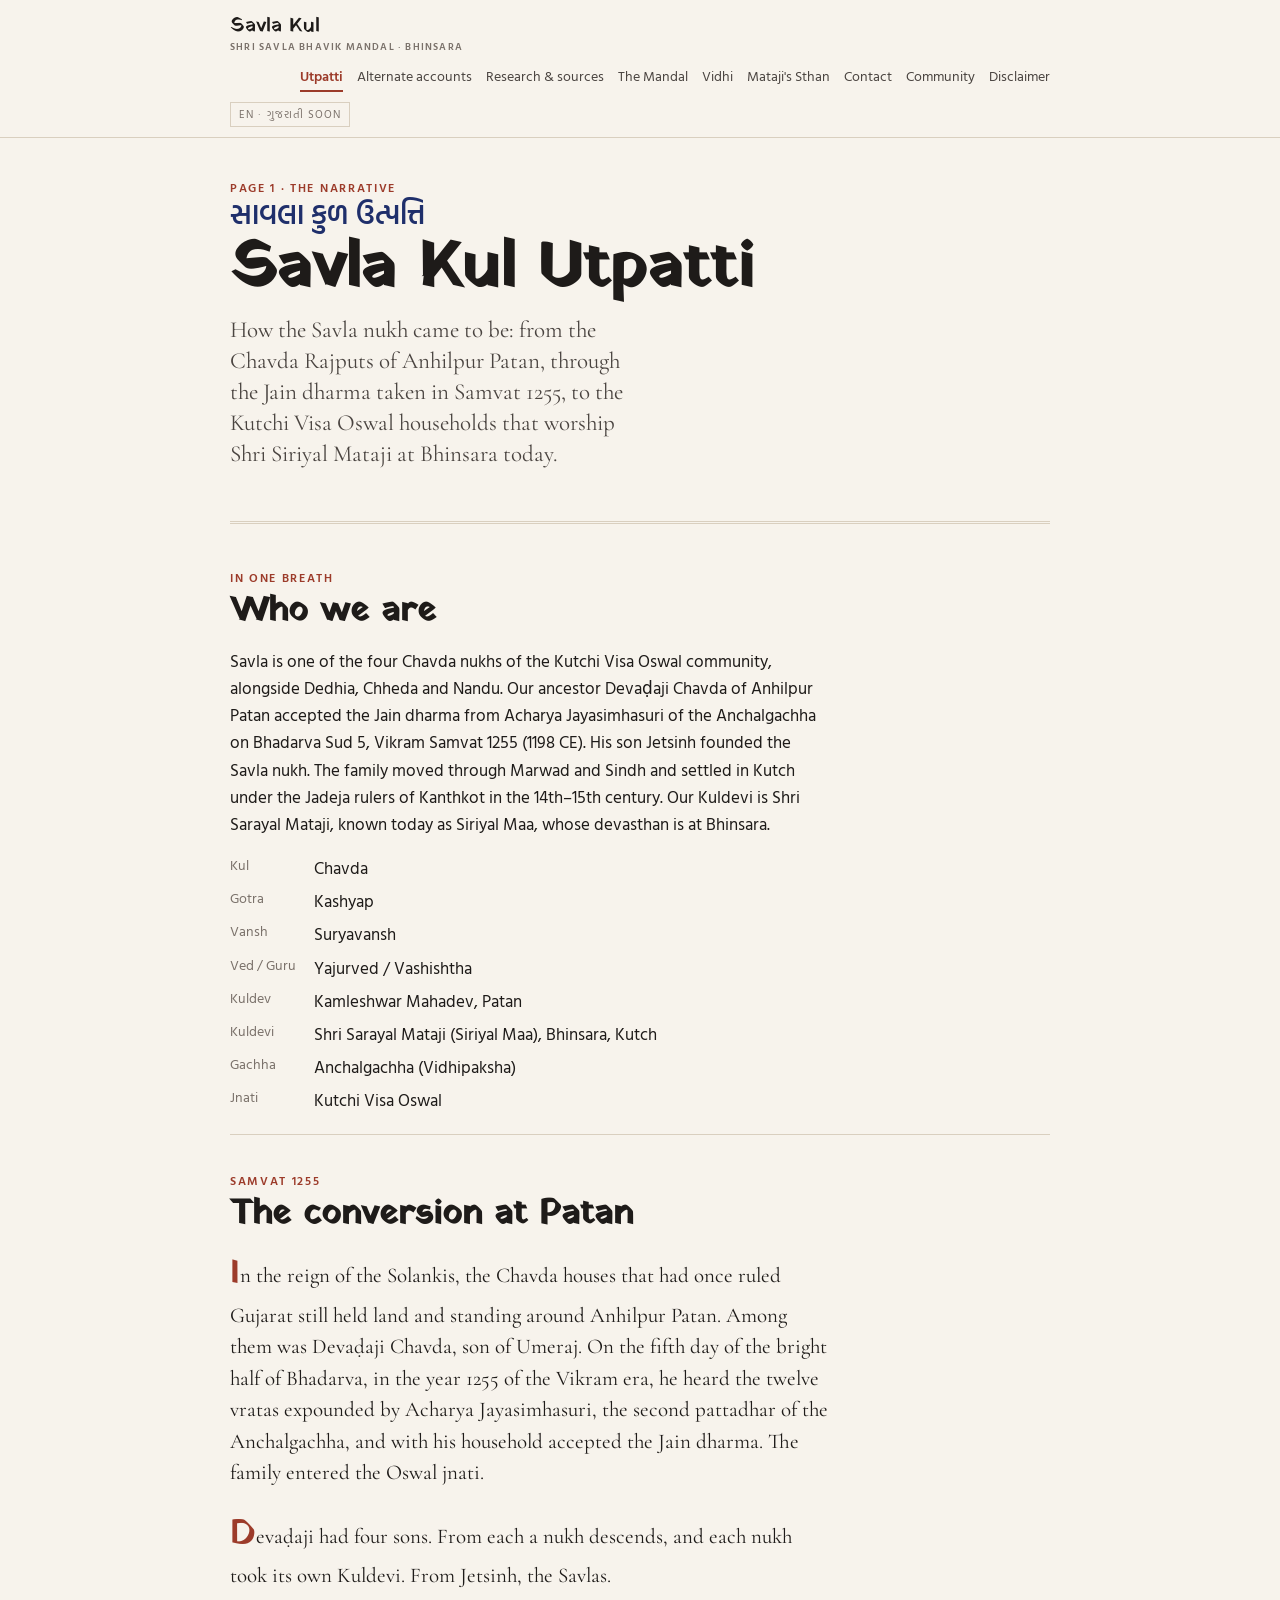
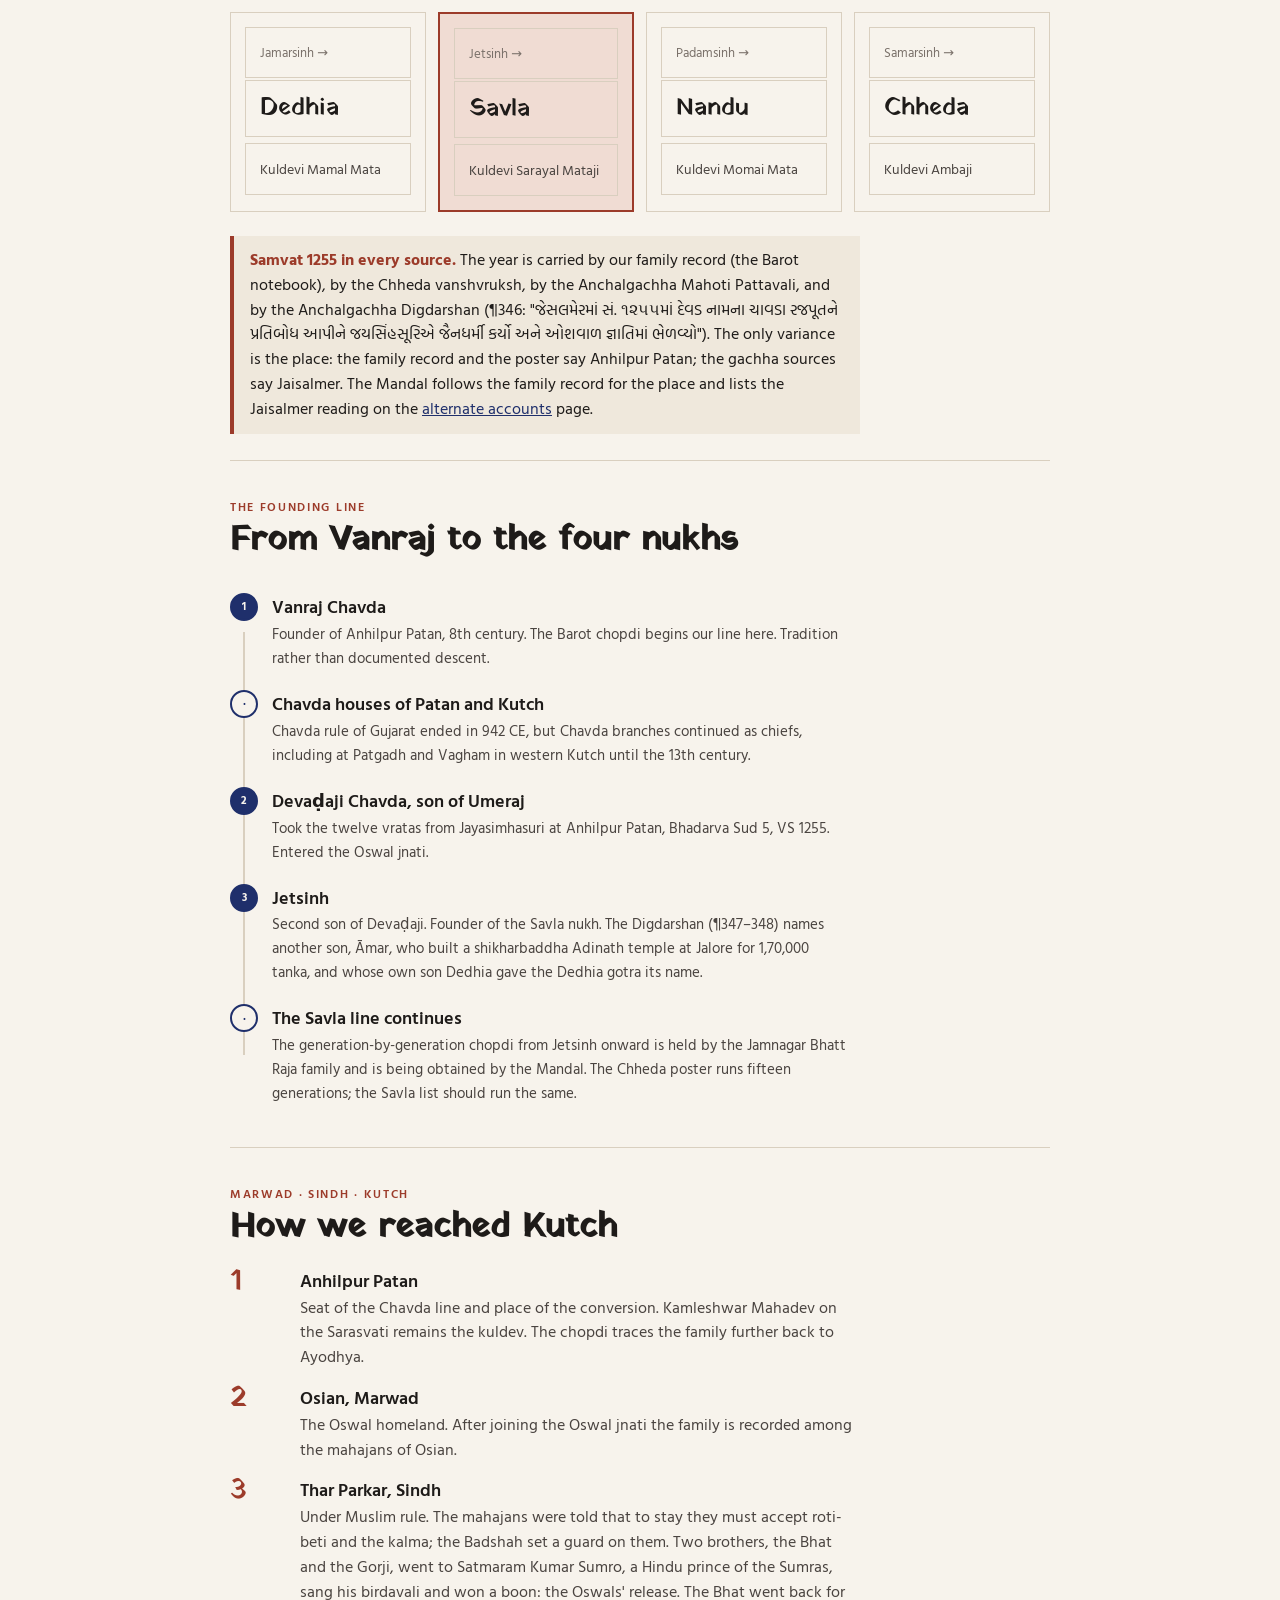
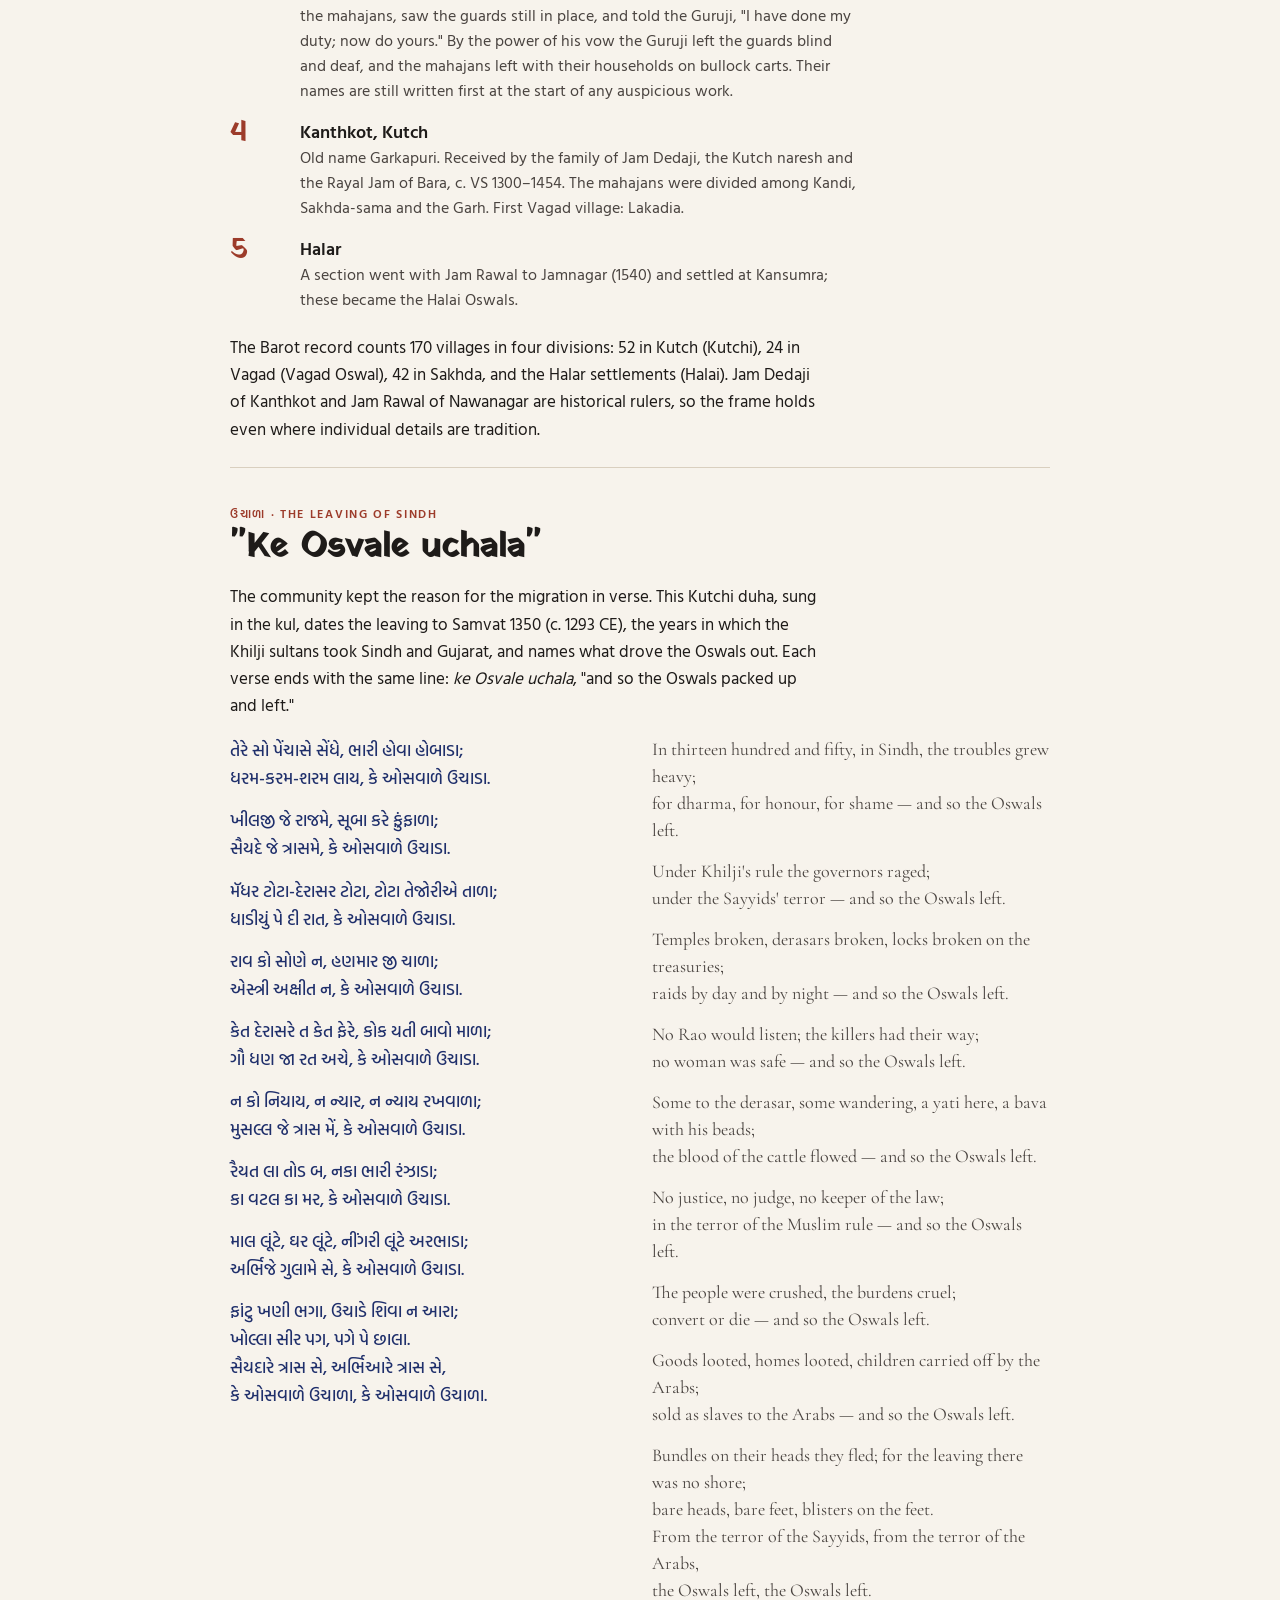
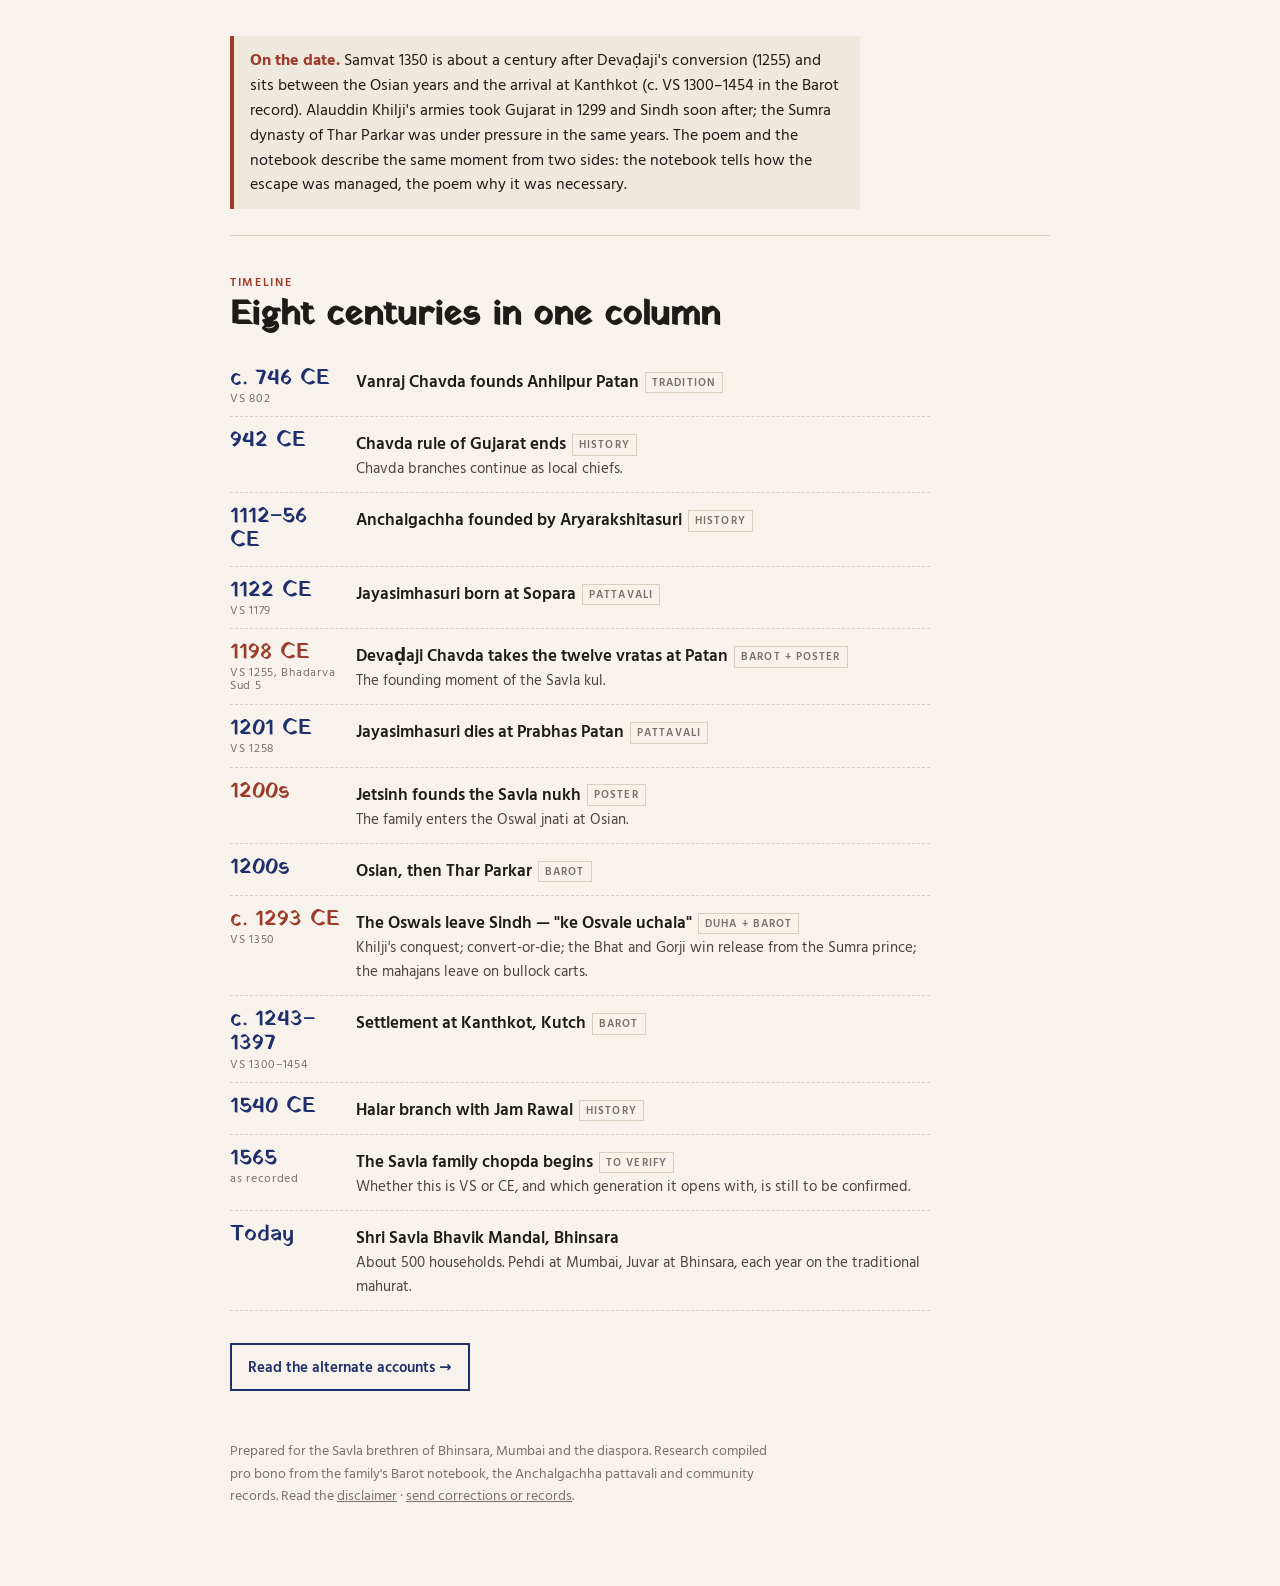
<file: index.html>
<!doctype html>
<html lang="en">
<head>
<meta charset="utf-8">
<meta name="viewport" content="width=device-width, initial-scale=1, viewport-fit=cover">
<title>Utpatti — Savla Kul</title>
<link rel="stylesheet" href="https://fonts.googleapis.com/css2?family=Yatra+One&family=Hind+Vadodara:wght@400;500;600;700&family=Cormorant+Garamond:ital,wght@0,500;0,600;1,500&display=swap">
<link rel="stylesheet" href="style.css">
</head>
<body>
<nav class="nav"><div class="in"><a class="brand" href="index.html">Savla Kul<small>Shri Savla Bhavik Mandal · Bhinsara</small></a><ul><li><a href="index.html" aria-current="page">Utpatti</a></li><li><a href="alternate.html">Alternate accounts</a></li><li><a href="sources.html">Research & sources</a></li><li><a href="mandal.html">The Mandal</a></li><li><a href="vidhi.html">Vidhi</a></li><li><a href="sthan.html">Mataji's Sthan</a></li><li><a href="contact.html">Contact</a></li><li><a href="community.html">Community</a></li><li><a href="disclaimer.html">Disclaimer</a></li></ul><span class="lang" title="Gujarati version planned">EN · ગુજરાતી soon</span></div></nav>
<div class="wrap">

<header class="ph">
  <div class="eyebrow">Page 1 · The narrative</div>
  <div class="gu">સાવલા કુળ ઉત્પત્તિ</div>
  <h1>Savla Kul Utpatti</h1>
  <p class="lede">How the Savla nukh came to be: from the Chavda Rajputs of Anhilpur Patan, through the Jain dharma taken in Samvat 1255, to the Kutchi Visa Oswal households that worship Shri Siriyal Mataji at Bhinsara today.</p>
</header>

<section>
  <div class="eyebrow">In one breath</div>
  <h2>Who we are</h2>
  <div class="prose">
    <p>Savla is one of the four Chavda nukhs of the Kutchi Visa Oswal community, alongside Dedhia, Chheda and Nandu. Our ancestor Devaḍaji Chavda of Anhilpur Patan accepted the Jain dharma from Acharya Jayasimhasuri of the Anchalgachha on Bhadarva Sud 5, Vikram Samvat 1255 (1198 CE). His son Jetsinh founded the Savla nukh. The family moved through Marwad and Sindh and settled in Kutch under the Jadeja rulers of Kanthkot in the 14th–15th century. Our Kuldevi is Shri Sarayal Mataji, known today as Siriyal Maa, whose devasthan is at Bhinsara.</p>
  </div>
  <dl>
    <dt>Kul</dt><dd>Chavda</dd>
    <dt>Gotra</dt><dd>Kashyap</dd>
    <dt>Vansh</dt><dd>Suryavansh</dd>
    <dt>Ved / Guru</dt><dd>Yajurved / Vashishtha</dd>
    <dt>Kuldev</dt><dd>Kamleshwar Mahadev, Patan</dd>
    <dt>Kuldevi</dt><dd>Shri Sarayal Mataji (Siriyal Maa), Bhinsara, Kutch</dd>
    <dt>Gachha</dt><dd>Anchalgachha (Vidhipaksha)</dd>
    <dt>Jnati</dt><dd>Kutchi Visa Oswal</dd>
  </dl>
</section>

<section>
  <div class="eyebrow">Samvat 1255</div>
  <h2>The conversion at Patan</h2>
  <div class="story">
    <p>In the reign of the Solankis, the Chavda houses that had once ruled Gujarat still held land and standing around Anhilpur Patan. Among them was Devaḍaji Chavda, son of Umeraj. On the fifth day of the bright half of Bhadarva, in the year 1255 of the Vikram era, he heard the twelve vratas expounded by Acharya Jayasimhasuri, the second pattadhar of the Anchalgachha, and with his household accepted the Jain dharma. The family entered the Oswal jnati.</p>
    <p>Devaḍaji had four sons. From each a nukh descends, and each nukh took its own Kuldevi. From Jetsinh, the Savlas.</p>
  </div>
  <div class="nukh">
    <div><div class="son">Jamarsinh →</div><div class="name">Dedhia</div><div class="dev">Kuldevi Mamal Mata</div></div>
    <div class="us"><div class="son">Jetsinh →</div><div class="name">Savla</div><div class="dev">Kuldevi Sarayal Mataji</div></div>
    <div><div class="son">Padamsinh →</div><div class="name">Nandu</div><div class="dev">Kuldevi Momai Mata</div></div>
    <div><div class="son">Samarsinh →</div><div class="name">Chheda</div><div class="dev">Kuldevi Ambaji</div></div>
  </div>
  <div class="note"><b>Samvat 1255 in every source.</b> The year is carried by our family record (the Barot notebook), by the Chheda vanshvruksh, by the Anchalgachha Mahoti Pattavali, and by the Anchalgachha Digdarshan (¶346: "જેસલમેરમાં સં. ૧૨૫૫માં દેવડ નામના ચાવડા રજપૂતને પ્રતિબોધ આપીને જયસિંહસૂરિએ જૈનધર્મી કર્યો અને ઓશવાળ જ્ઞાતિમાં ભેળવ્યો"). The only variance is the place: the family record and the poster say Anhilpur Patan; the gachha sources say Jaisalmer. The Mandal follows the family record for the place and lists the Jaisalmer reading on the <a href="alternate.html">alternate accounts</a> page.</div>
</section>

<section>
  <div class="eyebrow">The founding line</div>
  <h2>From Vanraj to the four nukhs</h2>
  <div class="lineage">
    <div class="gen root"><div class="dot">1</div><div><div class="who">Vanraj Chavda</div><div class="what">Founder of Anhilpur Patan, 8th century. The Barot chopdi begins our line here. Tradition rather than documented descent.</div></div></div>
    <div class="gen"><div class="dot">·</div><div><div class="who">Chavda houses of Patan and Kutch</div><div class="what">Chavda rule of Gujarat ended in 942 CE, but Chavda branches continued as chiefs, including at Patgadh and Vagham in western Kutch until the 13th century.</div></div></div>
    <div class="gen root"><div class="dot">2</div><div><div class="who">Devaḍaji Chavda, son of Umeraj</div><div class="what">Took the twelve vratas from Jayasimhasuri at Anhilpur Patan, Bhadarva Sud 5, VS 1255. Entered the Oswal jnati.</div></div></div>
    <div class="gen root"><div class="dot">3</div><div><div class="who">Jetsinh</div><div class="what">Second son of Devaḍaji. Founder of the Savla nukh. The Digdarshan (¶347–348) names another son, Āmar, who built a shikharbaddha Adinath temple at Jalore for 1,70,000 tanka, and whose own son Dedhia gave the Dedhia gotra its name.</div></div></div>
    <div class="gen"><div class="dot">·</div><div><div class="who">The Savla line continues</div><div class="what">The generation-by-generation chopdi from Jetsinh onward is held by the Jamnagar Bhatt Raja family and is being obtained by the Mandal. The Chheda poster runs fifteen generations; the Savla list should run the same.</div></div></div>
  </div>
</section>

<section>
  <div class="eyebrow">Marwad · Sindh · Kutch</div>
  <h2>How we reached Kutch</h2>
  <div class="route">
    <div class="stop"><div class="n"></div><div><div class="pl">Anhilpur Patan</div><div class="d">Seat of the Chavda line and place of the conversion. Kamleshwar Mahadev on the Sarasvati remains the kuldev. The chopdi traces the family further back to Ayodhya.</div></div></div>
    <div class="stop"><div class="n"></div><div><div class="pl">Osian, Marwad</div><div class="d">The Oswal homeland. After joining the Oswal jnati the family is recorded among the mahajans of Osian.</div></div></div>
    <div class="stop"><div class="n"></div><div><div class="pl">Thar Parkar, Sindh</div><div class="d">Under Muslim rule. The mahajans were told that to stay they must accept roti-beti and the kalma; the Badshah set a guard on them. Two brothers, the Bhat and the Gorji, went to Satmaram Kumar Sumro, a Hindu prince of the Sumras, sang his birdavali and won a boon: the Oswals' release. The Bhat went back for the mahajans, saw the guards still in place, and told the Guruji, "I have done my duty; now do yours." By the power of his vow the Guruji left the guards blind and deaf, and the mahajans left with their households on bullock carts. Their names are still written first at the start of any auspicious work.</div></div></div>
    <div class="stop"><div class="n"></div><div><div class="pl">Kanthkot, Kutch</div><div class="d">Old name Garkapuri. Received by the family of Jam Dedaji, the Kutch naresh and the Rayal Jam of Bara, c. VS 1300–1454. The mahajans were divided among Kandi, Sakhda-sama and the Garh. First Vagad village: Lakadia.</div></div></div>
    <div class="stop"><div class="n"></div><div><div class="pl">Halar</div><div class="d">A section went with Jam Rawal to Jamnagar (1540) and settled at Kansumra; these became the Halai Oswals.</div></div></div>
  </div>
  <div class="prose"><p>The Barot record counts 170 villages in four divisions: 52 in Kutch (Kutchi), 24 in Vagad (Vagad Oswal), 42 in Sakhda, and the Halar settlements (Halai). Jam Dedaji of Kanthkot and Jam Rawal of Nawanagar are historical rulers, so the frame holds even where individual details are tradition.</p></div>
</section>


<section>
  <div class="eyebrow">ઉચાળા · The leaving of Sindh</div>
  <h2>"Ke Osvale uchala"</h2>
  <div class="prose"><p>The community kept the reason for the migration in verse. This Kutchi duha, sung in the kul, dates the leaving to Samvat 1350 (c. 1293 CE), the years in which the Khilji sultans took Sindh and Gujarat, and names what drove the Oswals out. Each verse ends with the same line: <i>ke Osvale uchala</i>, "and so the Oswals packed up and left."</p></div>
  <div class="poem">
    <div class="gu">
<p>તેરે સો પેંચાસે સેંધે, ભારી હોવા હોબાડા;<br>ધરમ-કરમ-શરમ લાય, કે ઓસવાળે ઉચાડા.</p>
<p>ખીલજી જે રાજમે, સૂબા કરે ફુંફાળા;<br>સૈયદે જે ત્રાસમે, કે ઓસવાળે ઉચાડા.</p>
<p>મૅધર ટોટા-દેરાસર ટોટા, ટોટા તેજોરીએ તાળા;<br>ધાડીયું પે દી રાત, કે ઓસવાળે ઉચાડા.</p>
<p>રાવ કો સોણે ન, હણમાર જી ચાળા;<br>એસ્ત્રી અક્ષીત ન, કે ઓસવાળે ઉચાડા.</p>
<p>કેત દેરાસરે ત કેત ફેરે, કોક યતી બાવો માળા;<br>ગૌ ધણ જા રત અચે, કે ઓસવાળે ઉચાડા.</p>
<p>ન કો નિયાય, ન ન્યાર, ન ન્યાય રખવાળા;<br>મુસલ્લ જે ત્રાસ મેં, કે ઓસવાળે ઉચાડા.</p>
<p>રૈયત લા તોડ બ, નકા ભારી રંઝાડા;<br>કા વટલ કા મર, કે ઓસવાળે ઉચાડા.</p>
<p>માલ લૂંટે, ઘર લૂંટે, નીંગરી લૂંટે અરભાડા;<br>અર્ભિજે ગુલામે સે, કે ઓસવાળે ઉચાડા.</p>
<p>ફાંટુ ખણી ભગા, ઉચાડે શિવા ન આરા;<br>ખોલ્લા સીર પગ, પગે પે છાલા.<br>સૈયદારે ત્રાસ સે, અર્ભિઆરે ત્રાસ સે,<br>કે ઓસવાળે ઉચાળા, કે ઓસવાળે ઉચાળા.</p>
    </div>
    <div class="en">
<p>In thirteen hundred and fifty, in Sindh, the troubles grew heavy;<br>for dharma, for honour, for shame — and so the Oswals left.</p>
<p>Under Khilji's rule the governors raged;<br>under the Sayyids' terror — and so the Oswals left.</p>
<p>Temples broken, derasars broken, locks broken on the treasuries;<br>raids by day and by night — and so the Oswals left.</p>
<p>No Rao would listen; the killers had their way;<br>no woman was safe — and so the Oswals left.</p>
<p>Some to the derasar, some wandering, a yati here, a bava with his beads;<br>the blood of the cattle flowed — and so the Oswals left.</p>
<p>No justice, no judge, no keeper of the law;<br>in the terror of the Muslim rule — and so the Oswals left.</p>
<p>The people were crushed, the burdens cruel;<br>convert or die — and so the Oswals left.</p>
<p>Goods looted, homes looted, children carried off by the Arabs;<br>sold as slaves to the Arabs — and so the Oswals left.</p>
<p>Bundles on their heads they fled; for the leaving there was no shore;<br>bare heads, bare feet, blisters on the feet.<br>From the terror of the Sayyids, from the terror of the Arabs,<br>the Oswals left, the Oswals left.</p>
    </div>
  </div>
  <div class="note"><b>On the date.</b> Samvat 1350 is about a century after Devaḍaji's conversion (1255) and sits between the Osian years and the arrival at Kanthkot (c. VS 1300–1454 in the Barot record). Alauddin Khilji's armies took Gujarat in 1299 and Sindh soon after; the Sumra dynasty of Thar Parkar was under pressure in the same years. The poem and the notebook describe the same moment from two sides: the notebook tells how the escape was managed, the poem why it was necessary.</div>
</section>

<section>
  <div class="eyebrow">Timeline</div>
  <h2>Eight centuries in one column</h2>
  <div class="tl">
    <div class="ev"><div class="yr">c. 746 CE<small>VS 802</small></div><div><div class="ttl">Vanraj Chavda founds Anhilpur Patan<span class="cred">tradition</span></div></div></div>
    <div class="ev"><div class="yr">942 CE</div><div><div class="ttl">Chavda rule of Gujarat ends<span class="cred">history</span></div><div class="dsc">Chavda branches continue as local chiefs.</div></div></div>
    <div class="ev"><div class="yr">1112–56 CE</div><div><div class="ttl">Anchalgachha founded by Aryarakshitasuri<span class="cred">history</span></div></div></div>
    <div class="ev"><div class="yr">1122 CE<small>VS 1179</small></div><div><div class="ttl">Jayasimhasuri born at Sopara<span class="cred">pattavali</span></div></div></div>
    <div class="ev key"><div class="yr">1198 CE<small>VS 1255, Bhadarva Sud 5</small></div><div><div class="ttl">Devaḍaji Chavda takes the twelve vratas at Patan<span class="cred">barot + poster</span></div><div class="dsc">The founding moment of the Savla kul.</div></div></div>
    <div class="ev"><div class="yr">1201 CE<small>VS 1258</small></div><div><div class="ttl">Jayasimhasuri dies at Prabhas Patan<span class="cred">pattavali</span></div></div></div>
    <div class="ev key"><div class="yr">1200s</div><div><div class="ttl">Jetsinh founds the Savla nukh<span class="cred">poster</span></div><div class="dsc">The family enters the Oswal jnati at Osian.</div></div></div>
    <div class="ev"><div class="yr">1200s</div><div><div class="ttl">Osian, then Thar Parkar<span class="cred">barot</span></div></div></div>
    <div class="ev key"><div class="yr">c. 1293 CE<small>VS 1350</small></div><div><div class="ttl">The Oswals leave Sindh — "ke Osvale uchala"<span class="cred">duha + barot</span></div><div class="dsc">Khilji's conquest; convert-or-die; the Bhat and Gorji win release from the Sumra prince; the mahajans leave on bullock carts.</div></div></div>
    <div class="ev"><div class="yr">c. 1243–1397<small>VS 1300–1454</small></div><div><div class="ttl">Settlement at Kanthkot, Kutch<span class="cred">barot</span></div></div></div>
    <div class="ev"><div class="yr">1540 CE</div><div><div class="ttl">Halar branch with Jam Rawal<span class="cred">history</span></div></div></div>
    <div class="ev"><div class="yr">1565<small>as recorded</small></div><div><div class="ttl">The Savla family chopda begins<span class="cred">to verify</span></div><div class="dsc">Whether this is VS or CE, and which generation it opens with, is still to be confirmed.</div></div></div>
    <div class="ev"><div class="yr">Today</div><div><div class="ttl">Shri Savla Bhavik Mandal, Bhinsara</div><div class="dsc">About 500 households. Pehdi at Mumbai, Juvar at Bhinsara, each year on the traditional mahurat.</div></div></div>
  </div>
  <a class="btn" href="alternate.html">Read the alternate accounts →</a>
</section>

<footer>Prepared for the Savla brethren of Bhinsara, Mumbai and the diaspora. Research compiled pro bono from the family's Barot notebook, the Anchalgachha pattavali and community records. Read the <a href="disclaimer.html">disclaimer</a> · <a href="community.html">send corrections or records</a>.</footer>
</div>
</body>
</html>
</file>
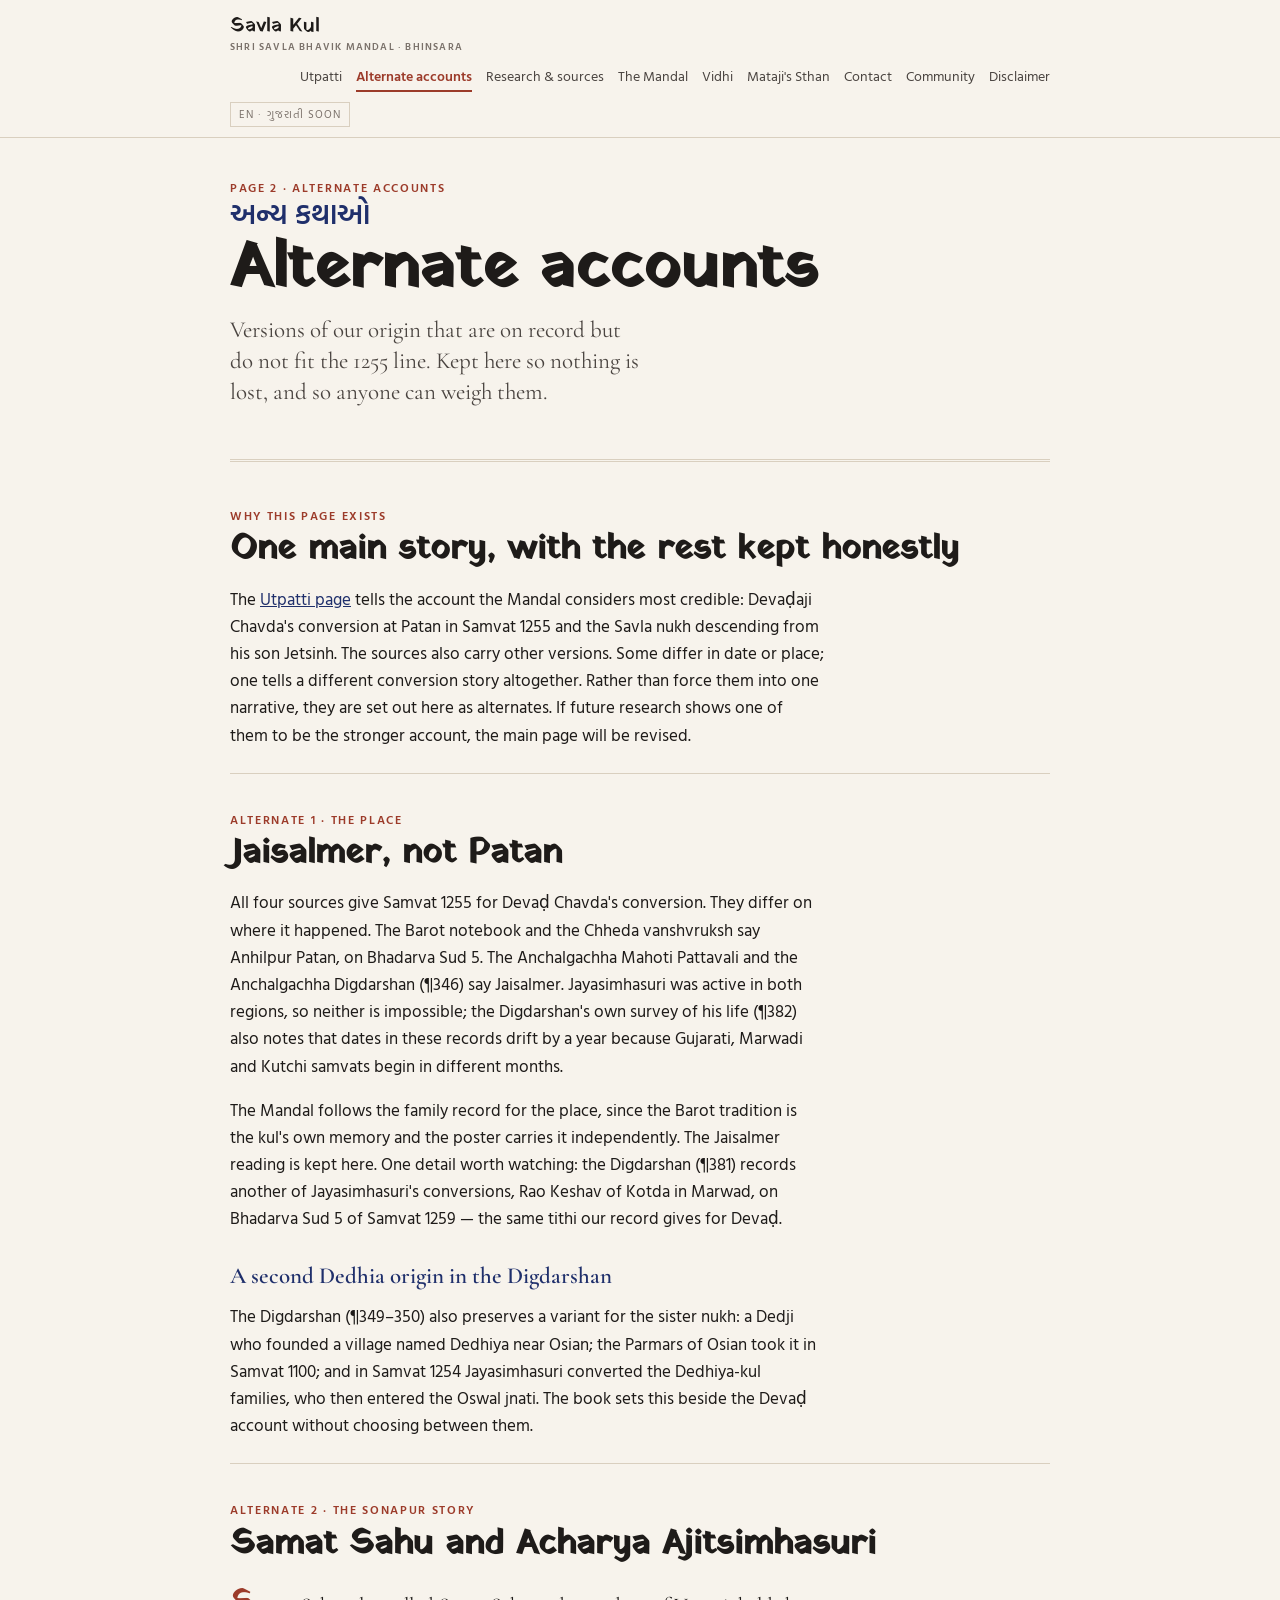
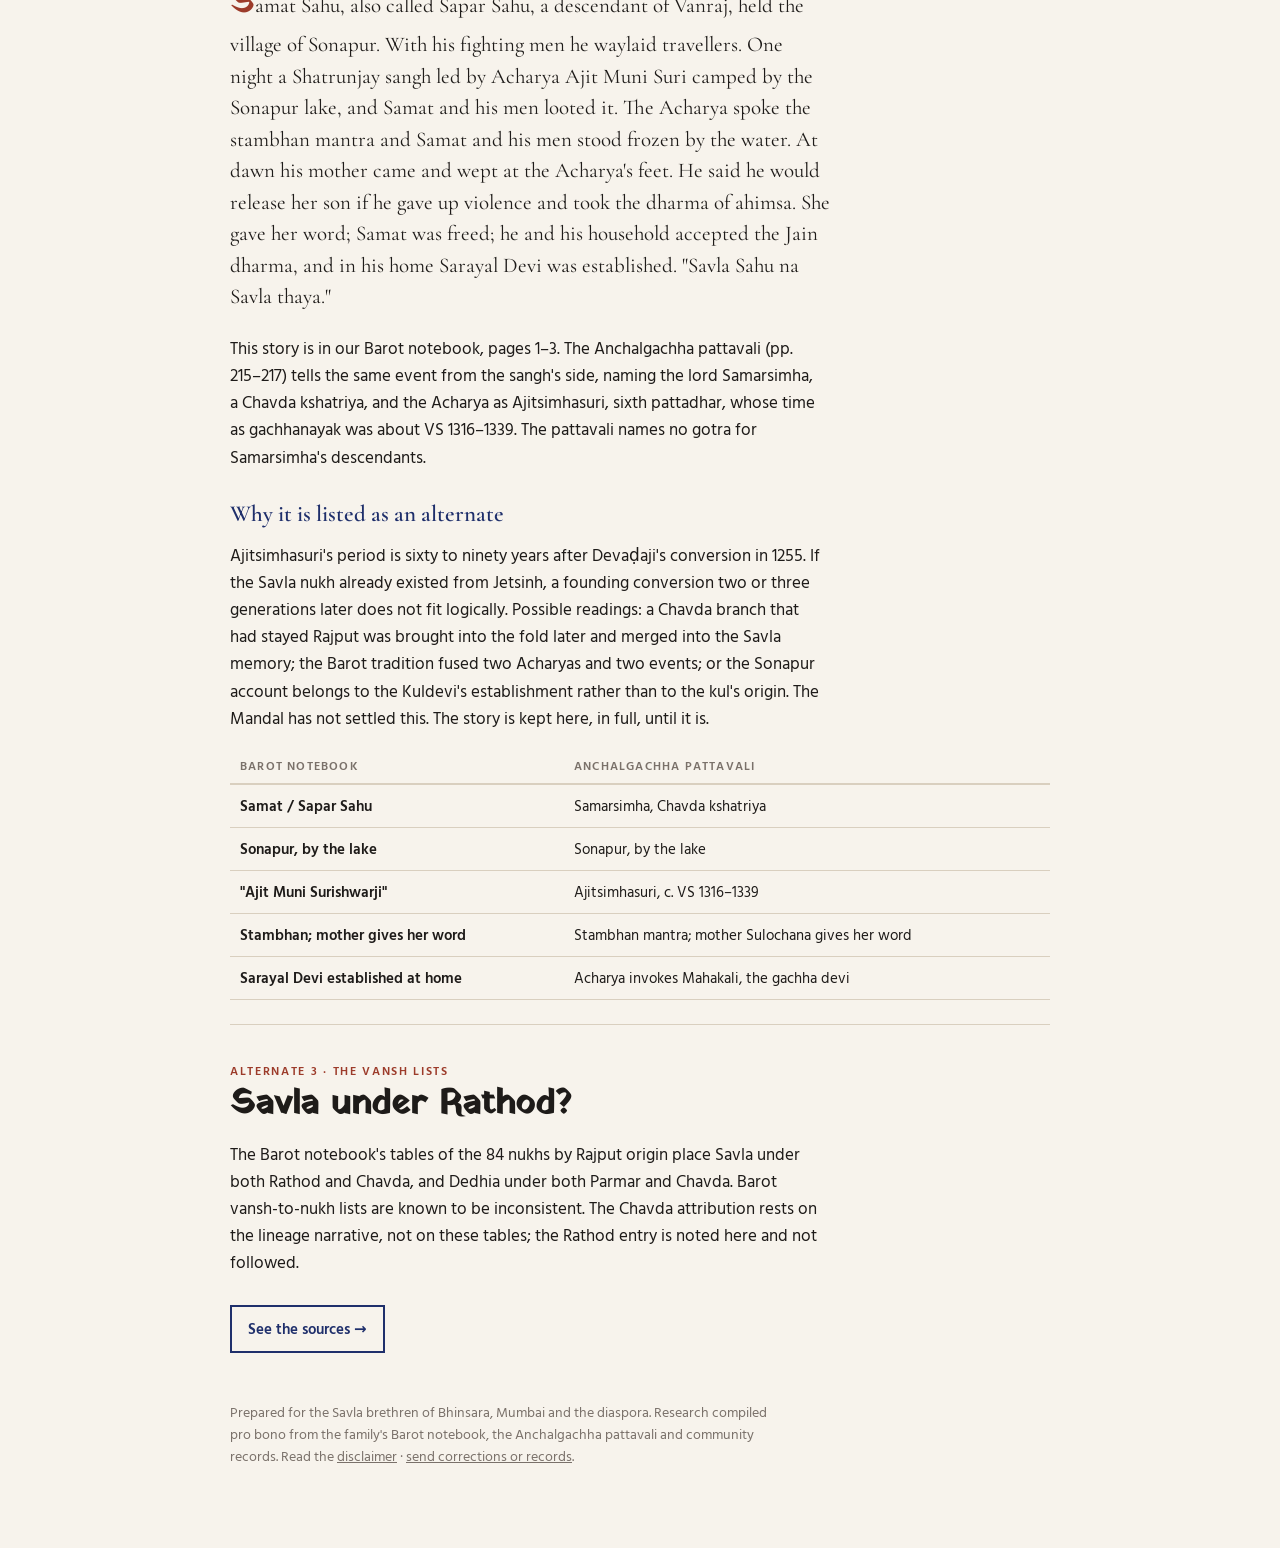
<file: alternate.html>
<!doctype html>
<html lang="en">
<head>
<meta charset="utf-8">
<meta name="viewport" content="width=device-width, initial-scale=1, viewport-fit=cover">
<title>Alternate accounts — Savla Kul</title>
<link rel="stylesheet" href="https://fonts.googleapis.com/css2?family=Yatra+One&family=Hind+Vadodara:wght@400;500;600;700&family=Cormorant+Garamond:ital,wght@0,500;0,600;1,500&display=swap">
<link rel="stylesheet" href="style.css">
</head>
<body>
<nav class="nav"><div class="in"><a class="brand" href="index.html">Savla Kul<small>Shri Savla Bhavik Mandal · Bhinsara</small></a><ul><li><a href="index.html">Utpatti</a></li><li><a href="alternate.html" aria-current="page">Alternate accounts</a></li><li><a href="sources.html">Research & sources</a></li><li><a href="mandal.html">The Mandal</a></li><li><a href="vidhi.html">Vidhi</a></li><li><a href="sthan.html">Mataji's Sthan</a></li><li><a href="contact.html">Contact</a></li><li><a href="community.html">Community</a></li><li><a href="disclaimer.html">Disclaimer</a></li></ul><span class="lang" title="Gujarati version planned">EN · ગુજરાતી soon</span></div></nav>
<div class="wrap">

<header class="ph">
  <div class="eyebrow">Page 2 · Alternate accounts</div>
  <div class="gu">અન્ય કથાઓ</div>
  <h1>Alternate accounts</h1>
  <p class="lede">Versions of our origin that are on record but do not fit the 1255 line. Kept here so nothing is lost, and so anyone can weigh them.</p>
</header>

<section>
  <div class="eyebrow">Why this page exists</div>
  <h2>One main story, with the rest kept honestly</h2>
  <div class="prose">
    <p>The <a href="index.html">Utpatti page</a> tells the account the Mandal considers most credible: Devaḍaji Chavda's conversion at Patan in Samvat 1255 and the Savla nukh descending from his son Jetsinh. The sources also carry other versions. Some differ in date or place; one tells a different conversion story altogether. Rather than force them into one narrative, they are set out here as alternates. If future research shows one of them to be the stronger account, the main page will be revised.</p>
  </div>
</section>

<section>
  <div class="eyebrow">Alternate 1 · The place</div>
  <h2>Jaisalmer, not Patan</h2>
  <div class="prose">
    <p>All four sources give Samvat 1255 for Devaḍ Chavda's conversion. They differ on where it happened. The Barot notebook and the Chheda vanshvruksh say Anhilpur Patan, on Bhadarva Sud 5. The Anchalgachha Mahoti Pattavali and the Anchalgachha Digdarshan (¶346) say Jaisalmer. Jayasimhasuri was active in both regions, so neither is impossible; the Digdarshan's own survey of his life (¶382) also notes that dates in these records drift by a year because Gujarati, Marwadi and Kutchi samvats begin in different months.</p>
    <p>The Mandal follows the family record for the place, since the Barot tradition is the kul's own memory and the poster carries it independently. The Jaisalmer reading is kept here. One detail worth watching: the Digdarshan (¶381) records another of Jayasimhasuri's conversions, Rao Keshav of Kotda in Marwad, on Bhadarva Sud 5 of Samvat 1259 — the same tithi our record gives for Devaḍ.</p>
  </div>
  <h3>A second Dedhia origin in the Digdarshan</h3>
  <div class="prose">
    <p>The Digdarshan (¶349–350) also preserves a variant for the sister nukh: a Dedji who founded a village named Dedhiya near Osian; the Parmars of Osian took it in Samvat 1100; and in Samvat 1254 Jayasimhasuri converted the Dedhiya-kul families, who then entered the Oswal jnati. The book sets this beside the Devaḍ account without choosing between them.</p>
  </div>
</section>

<section>
  <div class="eyebrow">Alternate 2 · The Sonapur story</div>
  <h2>Samat Sahu and Acharya Ajitsimhasuri</h2>
  <div class="story">
    <p>Samat Sahu, also called Sapar Sahu, a descendant of Vanraj, held the village of Sonapur. With his fighting men he waylaid travellers. One night a Shatrunjay sangh led by Acharya Ajit Muni Suri camped by the Sonapur lake, and Samat and his men looted it. The Acharya spoke the stambhan mantra and Samat and his men stood frozen by the water. At dawn his mother came and wept at the Acharya's feet. He said he would release her son if he gave up violence and took the dharma of ahimsa. She gave her word; Samat was freed; he and his household accepted the Jain dharma, and in his home Sarayal Devi was established. "Savla Sahu na Savla thaya."</p>
  </div>
  <div class="prose">
    <p>This story is in our Barot notebook, pages 1–3. The Anchalgachha pattavali (pp. 215–217) tells the same event from the sangh's side, naming the lord Samarsimha, a Chavda kshatriya, and the Acharya as Ajitsimhasuri, sixth pattadhar, whose time as gachhanayak was about VS 1316–1339. The pattavali names no gotra for Samarsimha's descendants.</p>
  </div>
  <h3>Why it is listed as an alternate</h3>
  <div class="prose">
    <p>Ajitsimhasuri's period is sixty to ninety years after Devaḍaji's conversion in 1255. If the Savla nukh already existed from Jetsinh, a founding conversion two or three generations later does not fit logically. Possible readings: a Chavda branch that had stayed Rajput was brought into the fold later and merged into the Savla memory; the Barot tradition fused two Acharyas and two events; or the Sonapur account belongs to the Kuldevi's establishment rather than to the kul's origin. The Mandal has not settled this. The story is kept here, in full, until it is.</p>
  </div>
  <div class="tbl"><table>
    <tr><th>Barot notebook</th><th>Anchalgachha pattavali</th></tr>
    <tr><td>Samat / Sapar Sahu</td><td>Samarsimha, Chavda kshatriya</td></tr>
    <tr><td>Sonapur, by the lake</td><td>Sonapur, by the lake</td></tr>
    <tr><td>"Ajit Muni Surishwarji"</td><td>Ajitsimhasuri, c. VS 1316–1339</td></tr>
    <tr><td>Stambhan; mother gives her word</td><td>Stambhan mantra; mother Sulochana gives her word</td></tr>
    <tr><td>Sarayal Devi established at home</td><td>Acharya invokes Mahakali, the gachha devi</td></tr>
  </table></div>
</section>

<section>
  <div class="eyebrow">Alternate 3 · The vansh lists</div>
  <h2>Savla under Rathod?</h2>
  <div class="prose">
    <p>The Barot notebook's tables of the 84 nukhs by Rajput origin place Savla under both Rathod and Chavda, and Dedhia under both Parmar and Chavda. Barot vansh-to-nukh lists are known to be inconsistent. The Chavda attribution rests on the lineage narrative, not on these tables; the Rathod entry is noted here and not followed.</p>
  </div>
  <a class="btn" href="sources.html">See the sources →</a>
</section>

<footer>Prepared for the Savla brethren of Bhinsara, Mumbai and the diaspora. Research compiled pro bono from the family's Barot notebook, the Anchalgachha pattavali and community records. Read the <a href="disclaimer.html">disclaimer</a> · <a href="community.html">send corrections or records</a>.</footer>
</div>
</body>
</html>
</file>
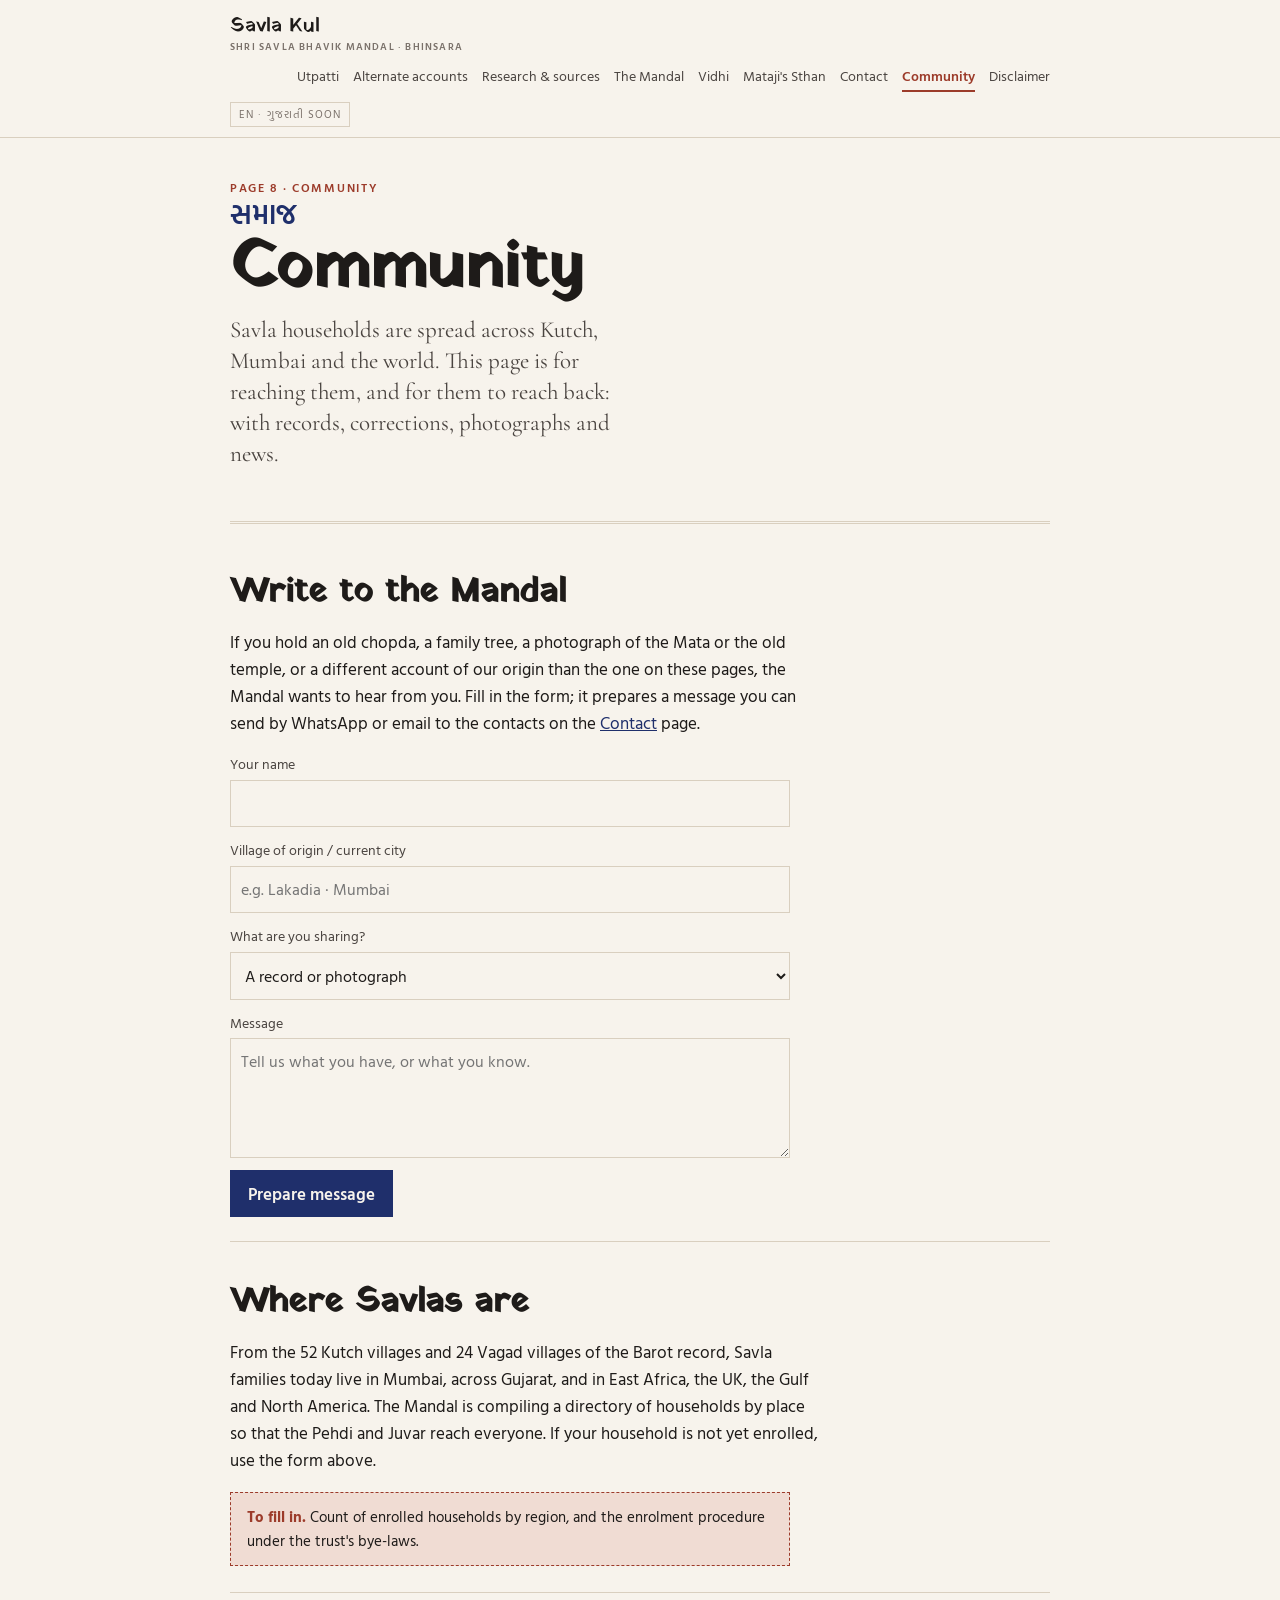
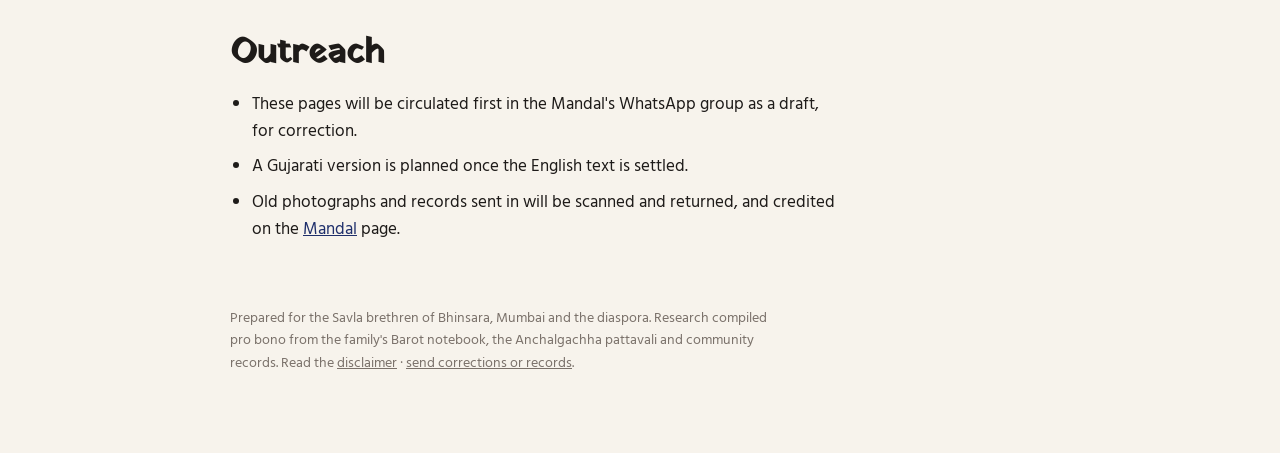
<file: community.html>
<!doctype html>
<html lang="en">
<head>
<meta charset="utf-8">
<meta name="viewport" content="width=device-width, initial-scale=1, viewport-fit=cover">
<title>Community — Savla Kul</title>
<link rel="stylesheet" href="https://fonts.googleapis.com/css2?family=Yatra+One&family=Hind+Vadodara:wght@400;500;600;700&family=Cormorant+Garamond:ital,wght@0,500;0,600;1,500&display=swap">
<link rel="stylesheet" href="style.css">
</head>
<body>
<nav class="nav"><div class="in"><a class="brand" href="index.html">Savla Kul<small>Shri Savla Bhavik Mandal · Bhinsara</small></a><ul><li><a href="index.html">Utpatti</a></li><li><a href="alternate.html">Alternate accounts</a></li><li><a href="sources.html">Research & sources</a></li><li><a href="mandal.html">The Mandal</a></li><li><a href="vidhi.html">Vidhi</a></li><li><a href="sthan.html">Mataji's Sthan</a></li><li><a href="contact.html">Contact</a></li><li><a href="community.html" aria-current="page">Community</a></li><li><a href="disclaimer.html">Disclaimer</a></li></ul><span class="lang" title="Gujarati version planned">EN · ગુજરાતી soon</span></div></nav>
<div class="wrap">

<header class="ph">
  <div class="eyebrow">Page 8 · Community</div>
  <div class="gu">સમાજ</div>
  <h1>Community</h1>
  <p class="lede">Savla households are spread across Kutch, Mumbai and the world. This page is for reaching them, and for them to reach back: with records, corrections, photographs and news.</p>
</header>

<section>
  <h2>Write to the Mandal</h2>
  <div class="prose"><p>If you hold an old chopda, a family tree, a photograph of the Mata or the old temple, or a different account of our origin than the one on these pages, the Mandal wants to hear from you. Fill in the form; it prepares a message you can send by WhatsApp or email to the contacts on the <a href="contact.html">Contact</a> page.</p></div>
  <form id="f">
    <label>Your name<input id="fname" name="name" required autocomplete="name"></label>
    <label>Village of origin / current city<input id="fplace" name="place" placeholder="e.g. Lakadia · Mumbai"></label>
    <label>What are you sharing?<select id="ftype" name="type"><option>A record or photograph</option><option>A correction to these pages</option><option>A different account of our origin</option><option>A family event for the Chopda</option><option>I want to help with research</option><option>Something else</option></select></label>
    <label>Message<textarea id="fmsg" name="msg" placeholder="Tell us what you have, or what you know."></textarea></label>
    <button class="primary" type="submit">Prepare message</button>
  </form>
  <div id="out" hidden>
    <h3>Your message</h3>
    <p class="hint">Copy this and send it to any Mandal contact by WhatsApp or email. Attach scans or photos in the same message.</p>
    <textarea id="outtxt" readonly></textarea>
    <button class="copy" id="copyout" type="button">Copy message</button>
  </div>
</section>

<section>
  <h2>Where Savlas are</h2>
  <div class="prose"><p>From the 52 Kutch villages and 24 Vagad villages of the Barot record, Savla families today live in Mumbai, across Gujarat, and in East Africa, the UK, the Gulf and North America. The Mandal is compiling a directory of households by place so that the Pehdi and Juvar reach everyone. If your household is not yet enrolled, use the form above.</p></div>
  <div class="todo"><b>To fill in.</b> Count of enrolled households by region, and the enrolment procedure under the trust's bye-laws.</div>
</section>

<section>
  <h2>Outreach</h2>
  <ul class="plain">
    <li>These pages will be circulated first in the Mandal's WhatsApp group as a draft, for correction.</li>
    <li>A Gujarati version is planned once the English text is settled.</li>
    <li>Old photographs and records sent in will be scanned and returned, and credited on the <a href="mandal.html">Mandal</a> page.</li>
  </ul>
</section>
<script>
document.getElementById('f').addEventListener('submit',function(e){e.preventDefault();
var v=function(id){return document.getElementById(id).value.trim()};
var t='Jai Siriyal Maa.\n\nName: '+v('fname')+'\nPlace: '+v('fplace')+'\nSharing: '+v('ftype')+'\n\n'+v('fmsg')+'\n\n(Sent via the Savla Kul pages)';
document.getElementById('outtxt').value=t;document.getElementById('out').hidden=false;document.getElementById('outtxt').focus()});
document.getElementById('copyout').addEventListener('click',function(){var ta=document.getElementById('outtxt');var b=this;function done(){b.textContent='Copied';setTimeout(function(){b.textContent='Copy message'},1500)}
try{navigator.clipboard.writeText(ta.value).then(done,function(){ta.select()})}catch(e){ta.select()}});
</script>

<footer>Prepared for the Savla brethren of Bhinsara, Mumbai and the diaspora. Research compiled pro bono from the family's Barot notebook, the Anchalgachha pattavali and community records. Read the <a href="disclaimer.html">disclaimer</a> · <a href="community.html">send corrections or records</a>.</footer>
</div>
</body>
</html>
</file>
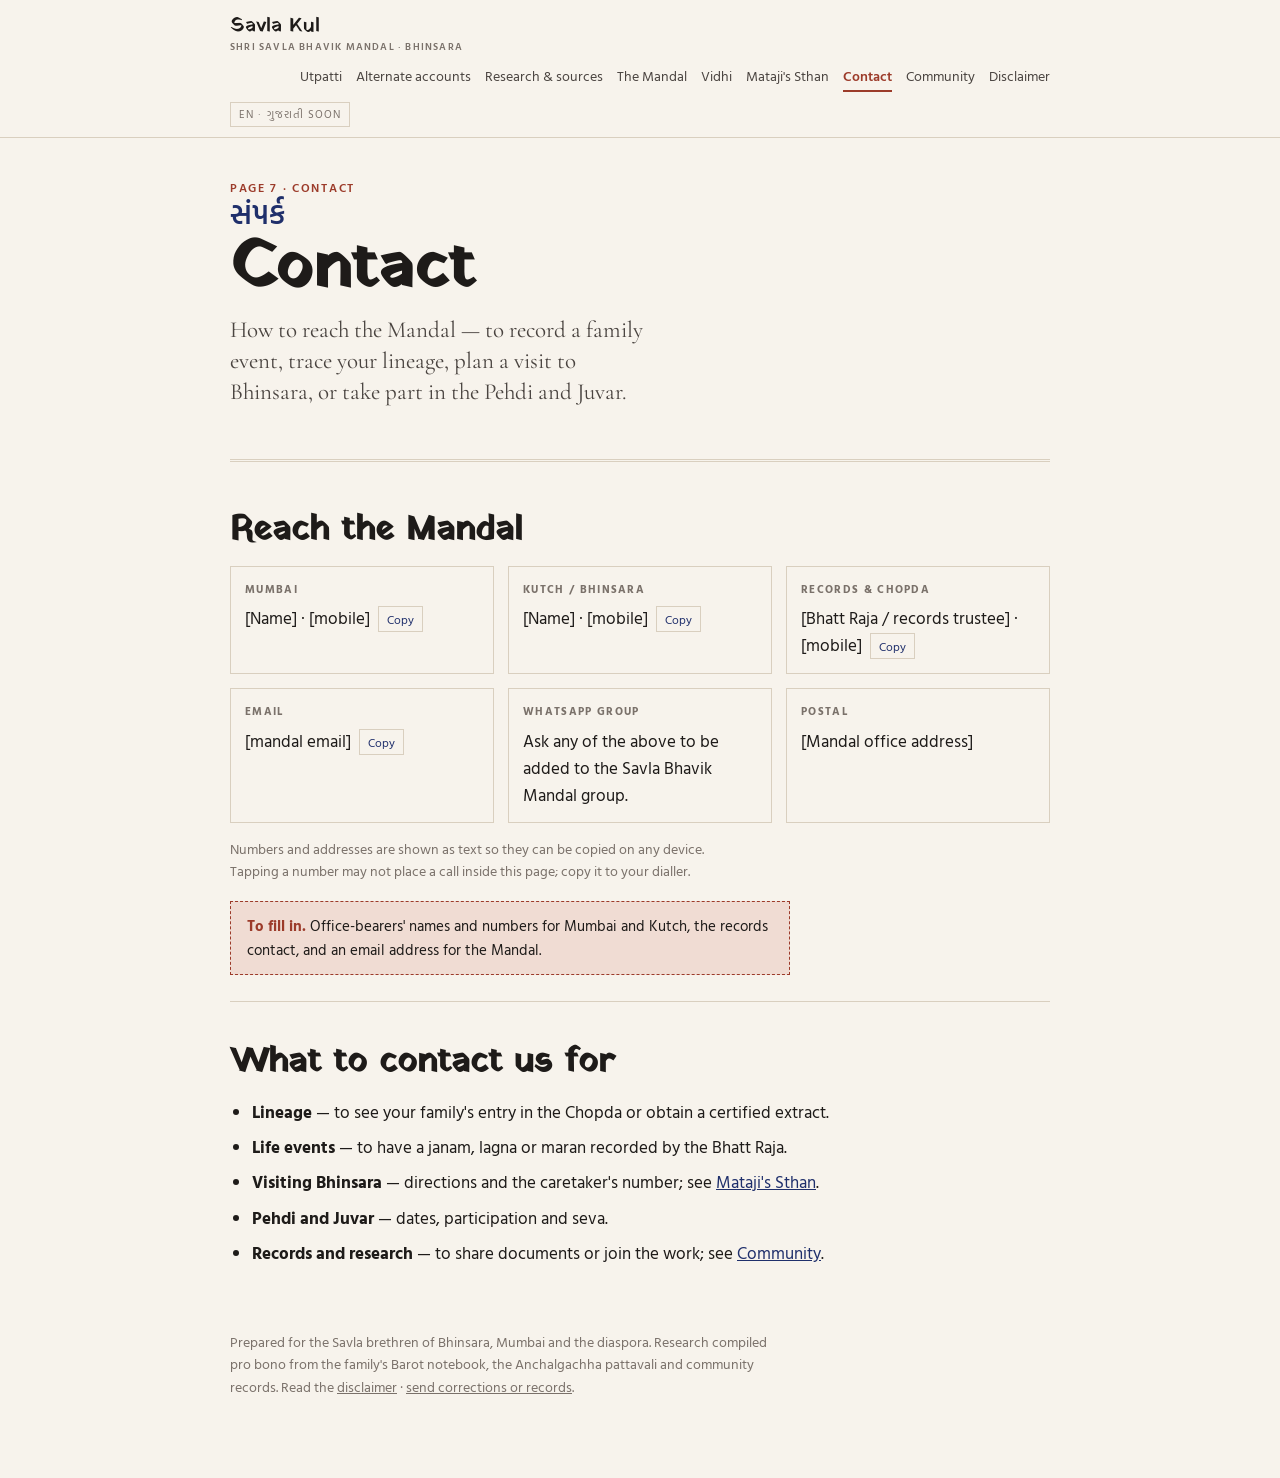
<file: contact.html>
<!doctype html>
<html lang="en">
<head>
<meta charset="utf-8">
<meta name="viewport" content="width=device-width, initial-scale=1, viewport-fit=cover">
<title>Contact — Savla Kul</title>
<link rel="stylesheet" href="https://fonts.googleapis.com/css2?family=Yatra+One&family=Hind+Vadodara:wght@400;500;600;700&family=Cormorant+Garamond:ital,wght@0,500;0,600;1,500&display=swap">
<link rel="stylesheet" href="style.css">
</head>
<body>
<nav class="nav"><div class="in"><a class="brand" href="index.html">Savla Kul<small>Shri Savla Bhavik Mandal · Bhinsara</small></a><ul><li><a href="index.html">Utpatti</a></li><li><a href="alternate.html">Alternate accounts</a></li><li><a href="sources.html">Research & sources</a></li><li><a href="mandal.html">The Mandal</a></li><li><a href="vidhi.html">Vidhi</a></li><li><a href="sthan.html">Mataji's Sthan</a></li><li><a href="contact.html" aria-current="page">Contact</a></li><li><a href="community.html">Community</a></li><li><a href="disclaimer.html">Disclaimer</a></li></ul><span class="lang" title="Gujarati version planned">EN · ગુજરાતી soon</span></div></nav>
<div class="wrap">

<header class="ph">
  <div class="eyebrow">Page 7 · Contact</div>
  <div class="gu">સંપર્ક</div>
  <h1>Contact</h1>
  <p class="lede">How to reach the Mandal — to record a family event, trace your lineage, plan a visit to Bhinsara, or take part in the Pehdi and Juvar.</p>
</header>

<section>
  <h2>Reach the Mandal</h2>
  <div class="kv">
    <div><b>Mumbai</b><span id="c1">[Name] · [mobile]</span><button class="copy" data-for="c1" type="button">Copy</button></div>
    <div><b>Kutch / Bhinsara</b><span id="c2">[Name] · [mobile]</span><button class="copy" data-for="c2" type="button">Copy</button></div>
    <div><b>Records &amp; Chopda</b><span id="c3">[Bhatt Raja / records trustee] · [mobile]</span><button class="copy" data-for="c3" type="button">Copy</button></div>
    <div><b>Email</b><span id="c4">[mandal email]</span><button class="copy" data-for="c4" type="button">Copy</button></div>
    <div><b>WhatsApp group</b><span>Ask any of the above to be added to the Savla Bhavik Mandal group.</span></div>
    <div><b>Postal</b><span>[Mandal office address]</span></div>
  </div>
  <p class="hint">Numbers and addresses are shown as text so they can be copied on any device. Tapping a number may not place a call inside this page; copy it to your dialler.</p>
  <div class="todo"><b>To fill in.</b> Office-bearers' names and numbers for Mumbai and Kutch, the records contact, and an email address for the Mandal.</div>
</section>

<section>
  <h2>What to contact us for</h2>
  <ul class="plain">
    <li><b>Lineage</b> — to see your family's entry in the Chopda or obtain a certified extract.</li>
    <li><b>Life events</b> — to have a janam, lagna or maran recorded by the Bhatt Raja.</li>
    <li><b>Visiting Bhinsara</b> — directions and the caretaker's number; see <a href="sthan.html">Mataji's Sthan</a>.</li>
    <li><b>Pehdi and Juvar</b> — dates, participation and seva.</li>
    <li><b>Records and research</b> — to share documents or join the work; see <a href="community.html">Community</a>.</li>
  </ul>
</section>
<script>
document.querySelectorAll('.copy').forEach(function(b){b.addEventListener('click',function(){var el=document.getElementById(b.dataset.for);var t=el.textContent.trim();function done(){b.textContent='Copied';setTimeout(function(){b.textContent='Copy'},1500)}
try{navigator.clipboard.writeText(t).then(done,function(){var r=document.createRange();r.selectNodeContents(el);var s=getSelection();s.removeAllRanges();s.addRange(r)})}catch(e){var r=document.createRange();r.selectNodeContents(el);var s=getSelection();s.removeAllRanges();s.addRange(r)}})});
</script>

<footer>Prepared for the Savla brethren of Bhinsara, Mumbai and the diaspora. Research compiled pro bono from the family's Barot notebook, the Anchalgachha pattavali and community records. Read the <a href="disclaimer.html">disclaimer</a> · <a href="community.html">send corrections or records</a>.</footer>
</div>
</body>
</html>
</file>
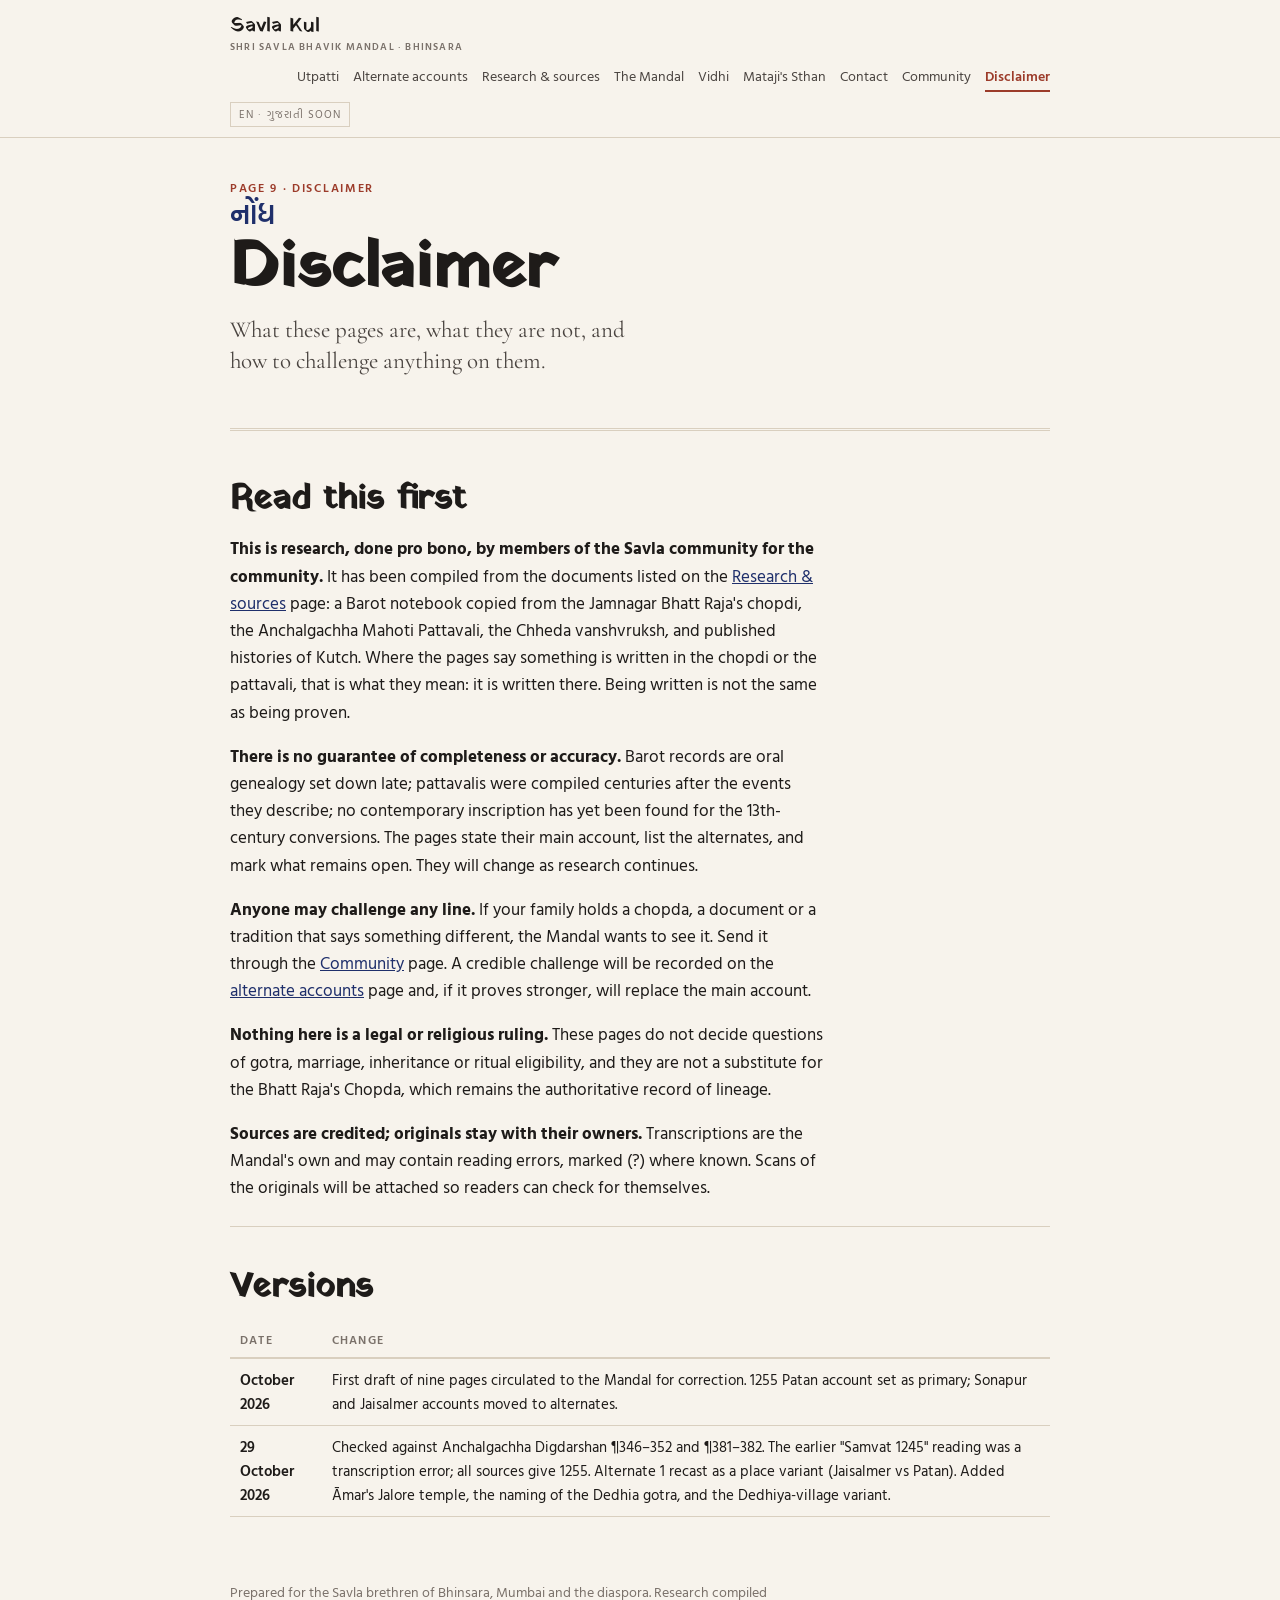
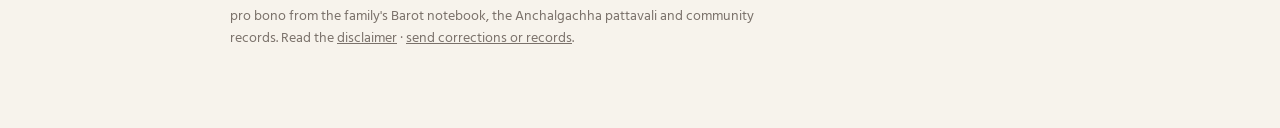
<file: disclaimer.html>
<!doctype html>
<html lang="en">
<head>
<meta charset="utf-8">
<meta name="viewport" content="width=device-width, initial-scale=1, viewport-fit=cover">
<title>Disclaimer — Savla Kul</title>
<link rel="stylesheet" href="https://fonts.googleapis.com/css2?family=Yatra+One&family=Hind+Vadodara:wght@400;500;600;700&family=Cormorant+Garamond:ital,wght@0,500;0,600;1,500&display=swap">
<link rel="stylesheet" href="style.css">
</head>
<body>
<nav class="nav"><div class="in"><a class="brand" href="index.html">Savla Kul<small>Shri Savla Bhavik Mandal · Bhinsara</small></a><ul><li><a href="index.html">Utpatti</a></li><li><a href="alternate.html">Alternate accounts</a></li><li><a href="sources.html">Research & sources</a></li><li><a href="mandal.html">The Mandal</a></li><li><a href="vidhi.html">Vidhi</a></li><li><a href="sthan.html">Mataji's Sthan</a></li><li><a href="contact.html">Contact</a></li><li><a href="community.html">Community</a></li><li><a href="disclaimer.html" aria-current="page">Disclaimer</a></li></ul><span class="lang" title="Gujarati version planned">EN · ગુજરાતી soon</span></div></nav>
<div class="wrap">

<header class="ph">
  <div class="eyebrow">Page 9 · Disclaimer</div>
  <div class="gu">નોંધ</div>
  <h1>Disclaimer</h1>
  <p class="lede">What these pages are, what they are not, and how to challenge anything on them.</p>
</header>

<section>
  <h2>Read this first</h2>
  <div class="prose">
    <p><b>This is research, done pro bono, by members of the Savla community for the community.</b> It has been compiled from the documents listed on the <a href="sources.html">Research &amp; sources</a> page: a Barot notebook copied from the Jamnagar Bhatt Raja's chopdi, the Anchalgachha Mahoti Pattavali, the Chheda vanshvruksh, and published histories of Kutch. Where the pages say something is written in the chopdi or the pattavali, that is what they mean: it is written there. Being written is not the same as being proven.</p>
    <p><b>There is no guarantee of completeness or accuracy.</b> Barot records are oral genealogy set down late; pattavalis were compiled centuries after the events they describe; no contemporary inscription has yet been found for the 13th-century conversions. The pages state their main account, list the alternates, and mark what remains open. They will change as research continues.</p>
    <p><b>Anyone may challenge any line.</b> If your family holds a chopda, a document or a tradition that says something different, the Mandal wants to see it. Send it through the <a href="community.html">Community</a> page. A credible challenge will be recorded on the <a href="alternate.html">alternate accounts</a> page and, if it proves stronger, will replace the main account.</p>
    <p><b>Nothing here is a legal or religious ruling.</b> These pages do not decide questions of gotra, marriage, inheritance or ritual eligibility, and they are not a substitute for the Bhatt Raja's Chopda, which remains the authoritative record of lineage.</p>
    <p><b>Sources are credited; originals stay with their owners.</b> Transcriptions are the Mandal's own and may contain reading errors, marked (?) where known. Scans of the originals will be attached so readers can check for themselves.</p>
  </div>
</section>

<section>
  <h2>Versions</h2>
  <div class="tbl"><table>
    <tr><th>Date</th><th>Change</th></tr>
    <tr><td>October 2026</td><td>First draft of nine pages circulated to the Mandal for correction. 1255 Patan account set as primary; Sonapur and Jaisalmer accounts moved to alternates.</td></tr>
    <tr><td>29 October 2026</td><td>Checked against Anchalgachha Digdarshan ¶346–352 and ¶381–382. The earlier "Samvat 1245" reading was a transcription error; all sources give 1255. Alternate 1 recast as a place variant (Jaisalmer vs Patan). Added Āmar's Jalore temple, the naming of the Dedhia gotra, and the Dedhiya-village variant.</td></tr>
  </table></div>
</section>

<footer>Prepared for the Savla brethren of Bhinsara, Mumbai and the diaspora. Research compiled pro bono from the family's Barot notebook, the Anchalgachha pattavali and community records. Read the <a href="disclaimer.html">disclaimer</a> · <a href="community.html">send corrections or records</a>.</footer>
</div>
</body>
</html>
</file>
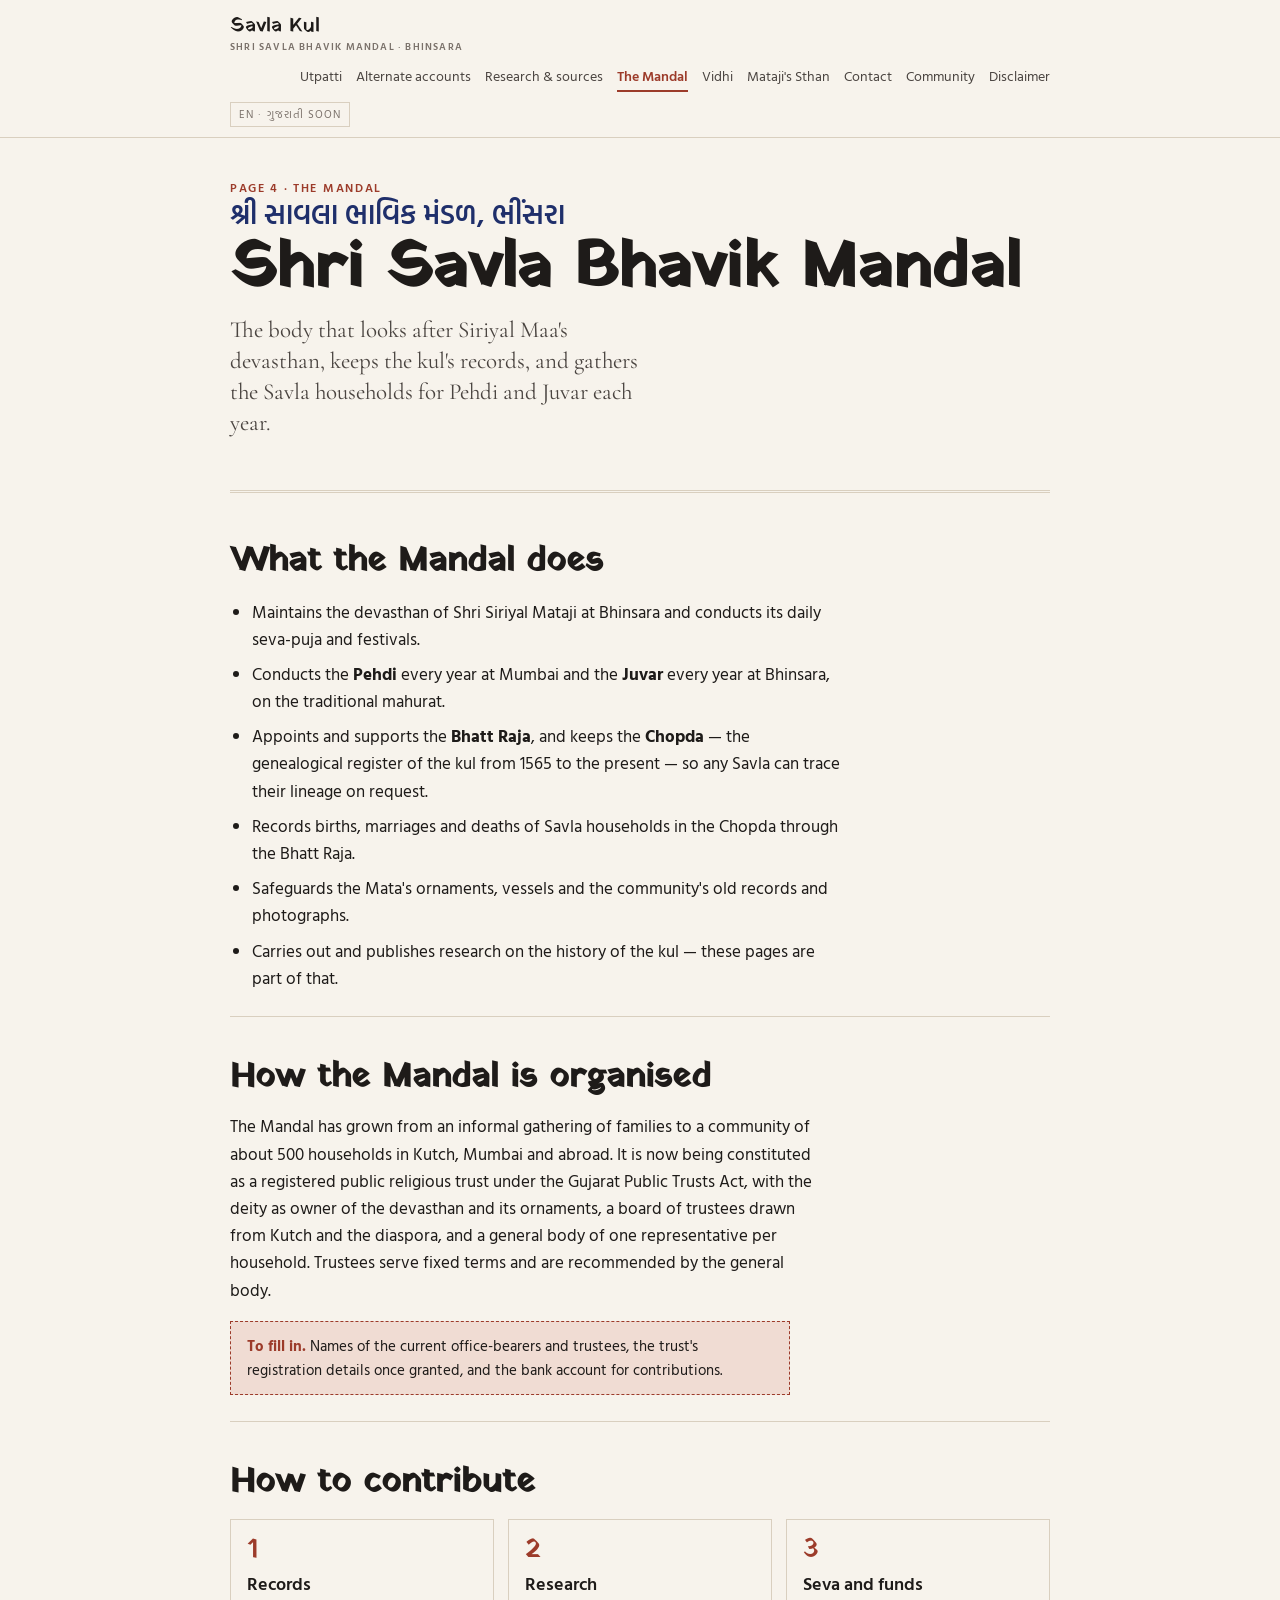
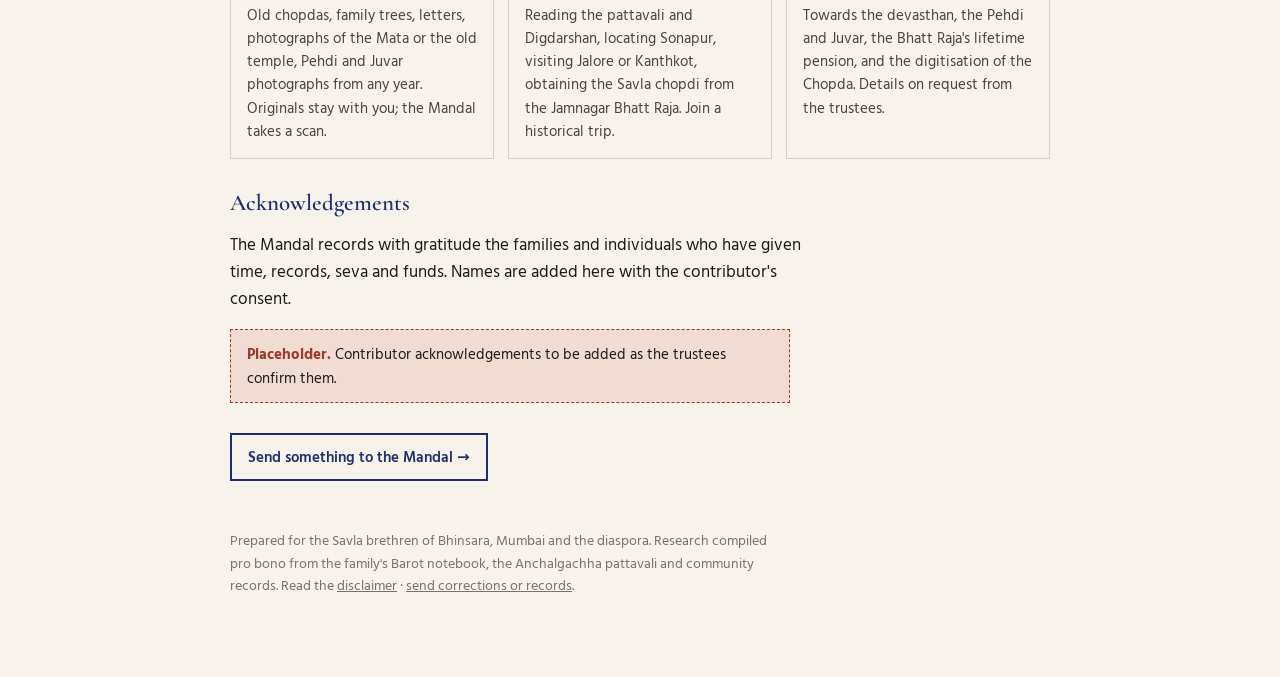
<file: mandal.html>
<!doctype html>
<html lang="en">
<head>
<meta charset="utf-8">
<meta name="viewport" content="width=device-width, initial-scale=1, viewport-fit=cover">
<title>The Mandal — Savla Kul</title>
<link rel="stylesheet" href="https://fonts.googleapis.com/css2?family=Yatra+One&family=Hind+Vadodara:wght@400;500;600;700&family=Cormorant+Garamond:ital,wght@0,500;0,600;1,500&display=swap">
<link rel="stylesheet" href="style.css">
</head>
<body>
<nav class="nav"><div class="in"><a class="brand" href="index.html">Savla Kul<small>Shri Savla Bhavik Mandal · Bhinsara</small></a><ul><li><a href="index.html">Utpatti</a></li><li><a href="alternate.html">Alternate accounts</a></li><li><a href="sources.html">Research & sources</a></li><li><a href="mandal.html" aria-current="page">The Mandal</a></li><li><a href="vidhi.html">Vidhi</a></li><li><a href="sthan.html">Mataji's Sthan</a></li><li><a href="contact.html">Contact</a></li><li><a href="community.html">Community</a></li><li><a href="disclaimer.html">Disclaimer</a></li></ul><span class="lang" title="Gujarati version planned">EN · ગુજરાતી soon</span></div></nav>
<div class="wrap">

<header class="ph">
  <div class="eyebrow">Page 4 · The Mandal</div>
  <div class="gu">શ્રી સાવલા ભાવિક મંડળ, ભીંસરા</div>
  <h1>Shri Savla Bhavik Mandal</h1>
  <p class="lede">The body that looks after Siriyal Maa's devasthan, keeps the kul's records, and gathers the Savla households for Pehdi and Juvar each year.</p>
</header>

<section>
  <h2>What the Mandal does</h2>
  <ul class="plain">
    <li>Maintains the devasthan of Shri Siriyal Mataji at Bhinsara and conducts its daily seva-puja and festivals.</li>
    <li>Conducts the <b>Pehdi</b> every year at Mumbai and the <b>Juvar</b> every year at Bhinsara, on the traditional mahurat.</li>
    <li>Appoints and supports the <b>Bhatt Raja</b>, and keeps the <b>Chopda</b> — the genealogical register of the kul from 1565 to the present — so any Savla can trace their lineage on request.</li>
    <li>Records births, marriages and deaths of Savla households in the Chopda through the Bhatt Raja.</li>
    <li>Safeguards the Mata's ornaments, vessels and the community's old records and photographs.</li>
    <li>Carries out and publishes research on the history of the kul — these pages are part of that.</li>
  </ul>
</section>

<section>
  <h2>How the Mandal is organised</h2>
  <div class="prose">
    <p>The Mandal has grown from an informal gathering of families to a community of about 500 households in Kutch, Mumbai and abroad. It is now being constituted as a registered public religious trust under the Gujarat Public Trusts Act, with the deity as owner of the devasthan and its ornaments, a board of trustees drawn from Kutch and the diaspora, and a general body of one representative per household. Trustees serve fixed terms and are recommended by the general body.</p>
  </div>
  <div class="todo"><b>To fill in.</b> Names of the current office-bearers and trustees, the trust's registration details once granted, and the bank account for contributions.</div>
</section>

<section>
  <h2>How to contribute</h2>
  <div class="cards">
    <div class="card"><div class="n">1</div><div class="t">Records</div><div class="d">Old chopdas, family trees, letters, photographs of the Mata or the old temple, Pehdi and Juvar photographs from any year. Originals stay with you; the Mandal takes a scan.</div></div>
    <div class="card"><div class="n">2</div><div class="t">Research</div><div class="d">Reading the pattavali and Digdarshan, locating Sonapur, visiting Jalore or Kanthkot, obtaining the Savla chopdi from the Jamnagar Bhatt Raja. Join a historical trip.</div></div>
    <div class="card"><div class="n">3</div><div class="t">Seva and funds</div><div class="d">Towards the devasthan, the Pehdi and Juvar, the Bhatt Raja's lifetime pension, and the digitisation of the Chopda. Details on request from the trustees.</div></div>
  </div>
  <h3>Acknowledgements</h3>
  <div class="prose"><p>The Mandal records with gratitude the families and individuals who have given time, records, seva and funds. Names are added here with the contributor's consent.</p></div>
  <div class="todo"><b>Placeholder.</b> Contributor acknowledgements to be added as the trustees confirm them.</div>
  <a class="btn" href="community.html">Send something to the Mandal →</a>
</section>

<footer>Prepared for the Savla brethren of Bhinsara, Mumbai and the diaspora. Research compiled pro bono from the family's Barot notebook, the Anchalgachha pattavali and community records. Read the <a href="disclaimer.html">disclaimer</a> · <a href="community.html">send corrections or records</a>.</footer>
</div>
</body>
</html>
</file>
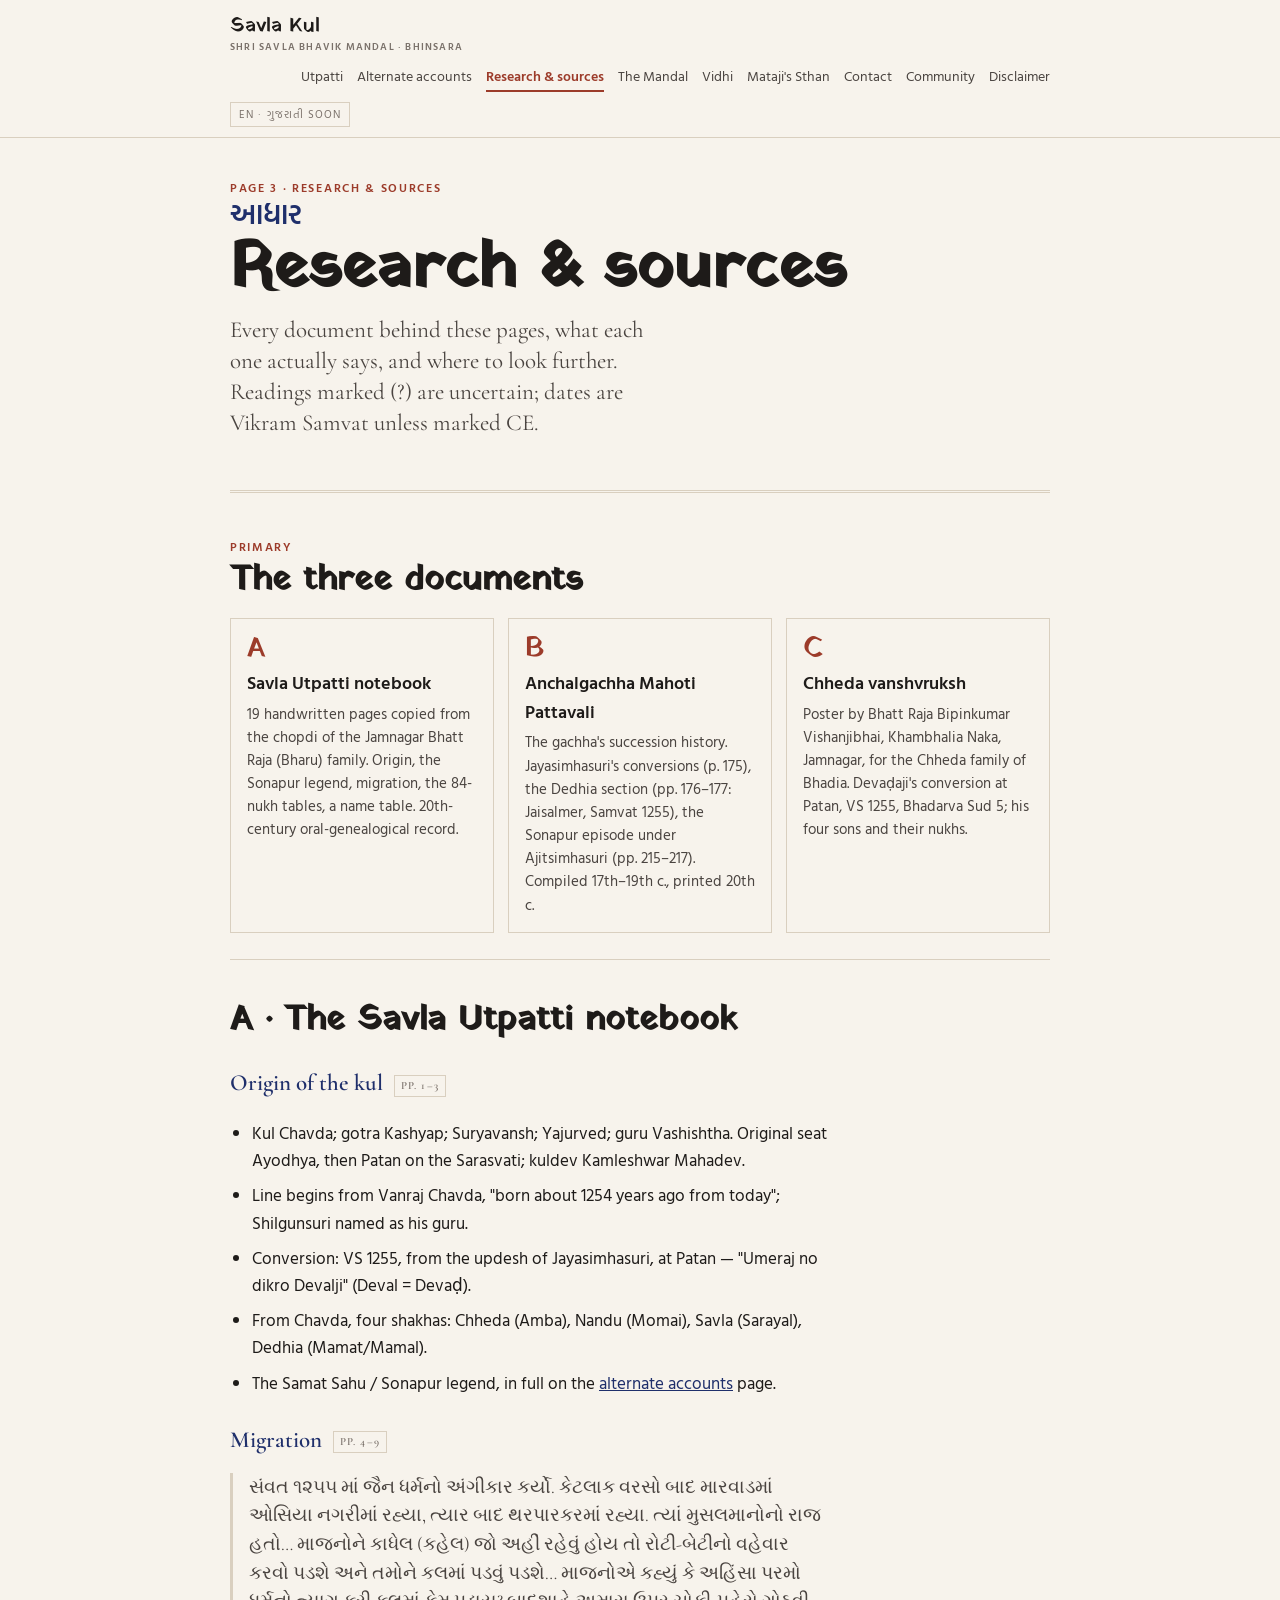
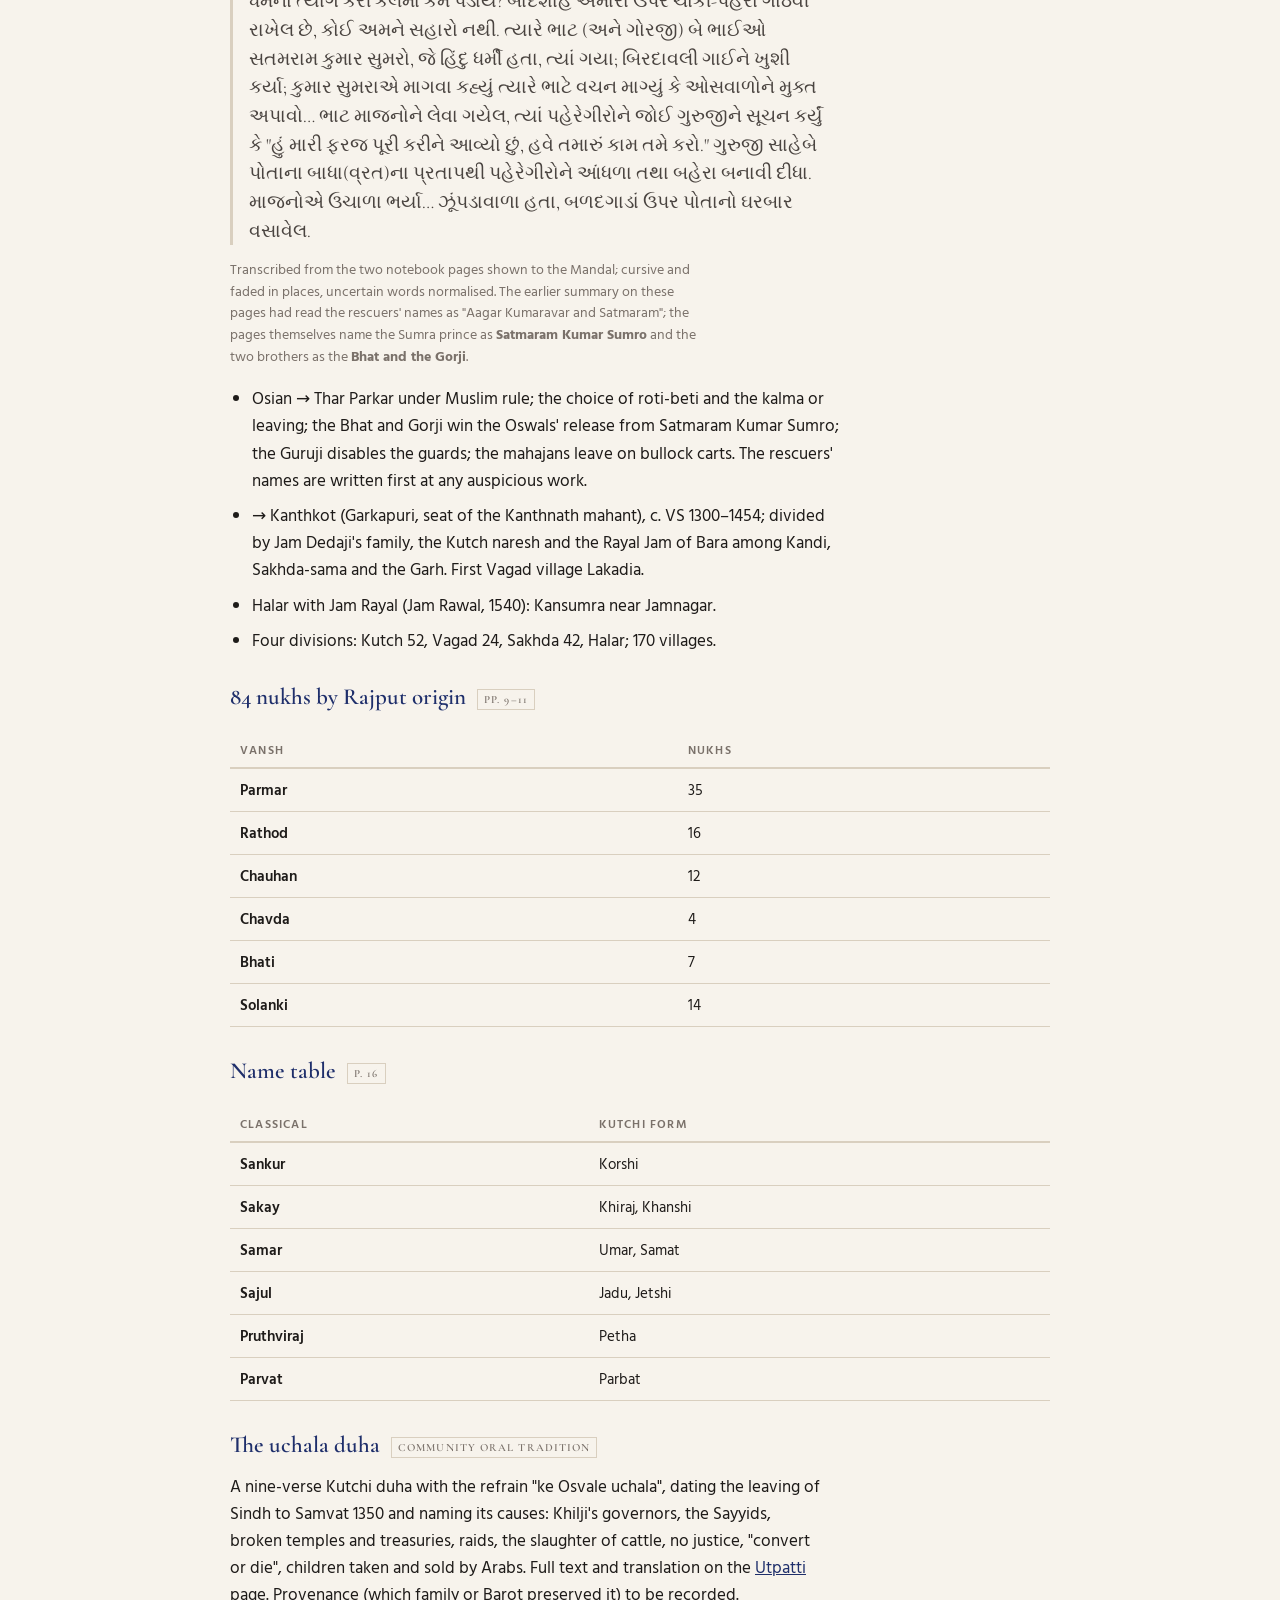
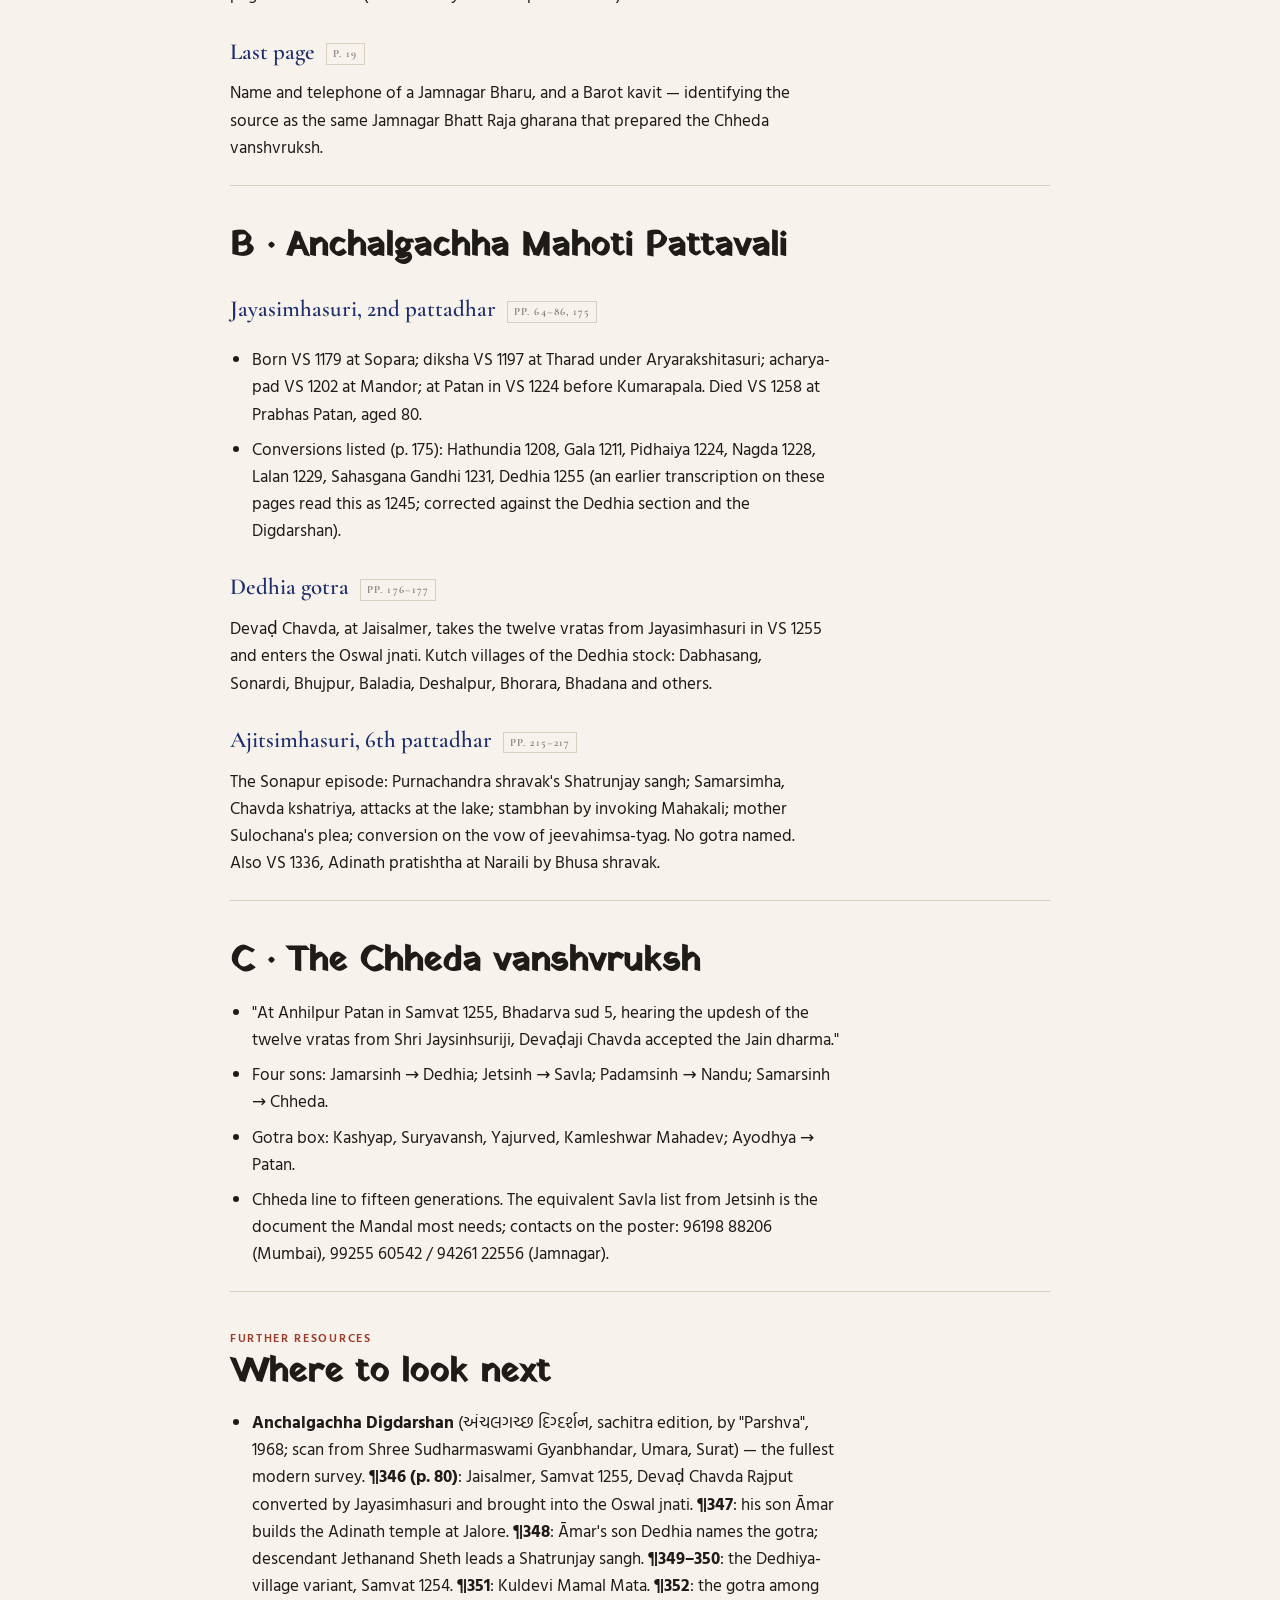
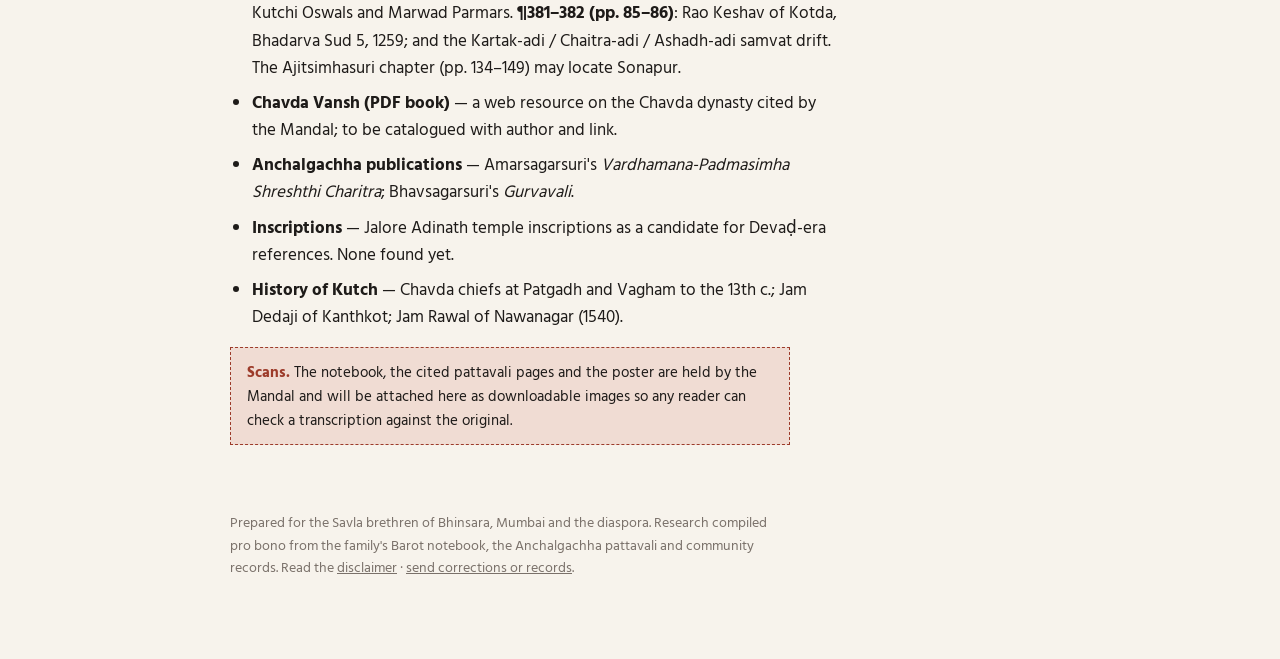
<file: sources.html>
<!doctype html>
<html lang="en">
<head>
<meta charset="utf-8">
<meta name="viewport" content="width=device-width, initial-scale=1, viewport-fit=cover">
<title>Research & sources — Savla Kul</title>
<link rel="stylesheet" href="https://fonts.googleapis.com/css2?family=Yatra+One&family=Hind+Vadodara:wght@400;500;600;700&family=Cormorant+Garamond:ital,wght@0,500;0,600;1,500&display=swap">
<link rel="stylesheet" href="style.css">
</head>
<body>
<nav class="nav"><div class="in"><a class="brand" href="index.html">Savla Kul<small>Shri Savla Bhavik Mandal · Bhinsara</small></a><ul><li><a href="index.html">Utpatti</a></li><li><a href="alternate.html">Alternate accounts</a></li><li><a href="sources.html" aria-current="page">Research & sources</a></li><li><a href="mandal.html">The Mandal</a></li><li><a href="vidhi.html">Vidhi</a></li><li><a href="sthan.html">Mataji's Sthan</a></li><li><a href="contact.html">Contact</a></li><li><a href="community.html">Community</a></li><li><a href="disclaimer.html">Disclaimer</a></li></ul><span class="lang" title="Gujarati version planned">EN · ગુજરાતી soon</span></div></nav>
<div class="wrap">

<header class="ph">
  <div class="eyebrow">Page 3 · Research & sources</div>
  <div class="gu">આધાર</div>
  <h1>Research &amp; sources</h1>
  <p class="lede">Every document behind these pages, what each one actually says, and where to look further. Readings marked (?) are uncertain; dates are Vikram Samvat unless marked CE.</p>
</header>

<section>
  <div class="eyebrow">Primary</div>
  <h2>The three documents</h2>
  <div class="cards">
    <div class="card"><div class="n">A</div><div class="t">Savla Utpatti notebook</div><div class="d">19 handwritten pages copied from the chopdi of the Jamnagar Bhatt Raja (Bharu) family. Origin, the Sonapur legend, migration, the 84-nukh tables, a name table. 20th-century oral-genealogical record.</div></div>
    <div class="card"><div class="n">B</div><div class="t">Anchalgachha Mahoti Pattavali</div><div class="d">The gachha's succession history. Jayasimhasuri's conversions (p. 175), the Dedhia section (pp. 176–177: Jaisalmer, Samvat 1255), the Sonapur episode under Ajitsimhasuri (pp. 215–217). Compiled 17th–19th c., printed 20th c.</div></div>
    <div class="card"><div class="n">C</div><div class="t">Chheda vanshvruksh</div><div class="d">Poster by Bhatt Raja Bipinkumar Vishanjibhai, Khambhalia Naka, Jamnagar, for the Chheda family of Bhadia. Devaḍaji's conversion at Patan, VS 1255, Bhadarva Sud 5; his four sons and their nukhs.</div></div>
  </div>
</section>

<section>
  <h2>A · The Savla Utpatti notebook</h2>
  <h3>Origin of the kul <span class="cred">pp. 1–3</span></h3>
  <ul class="plain">
    <li>Kul Chavda; gotra Kashyap; Suryavansh; Yajurved; guru Vashishtha. Original seat Ayodhya, then Patan on the Sarasvati; kuldev Kamleshwar Mahadev.</li>
    <li>Line begins from Vanraj Chavda, "born about 1254 years ago from today"; Shilgunsuri named as his guru.</li>
    <li>Conversion: VS 1255, from the updesh of Jayasimhasuri, at Patan — "Umeraj no dikro Devalji" (Deval = Devaḍ).</li>
    <li>From Chavda, four shakhas: Chheda (Amba), Nandu (Momai), Savla (Sarayal), Dedhia (Mamat/Mamal).</li>
    <li>The Samat Sahu / Sonapur legend, in full on the <a href="alternate.html">alternate accounts</a> page.</li>
  </ul>
  <h3>Migration <span class="cred">pp. 4–9</span></h3>
  <div class="q">સંવત ૧૨૫૫ માં જૈન ધર્મનો અંગીકાર કર્યો. કેટલાક વરસો બાદ મારવાડમાં ઓસિયા નગરીમાં રહ્યા, ત્યાર બાદ થરપારકરમાં રહ્યા. ત્યાં મુસલમાનોનો રાજ હતો… માજનોને કાધેલ (કહેલ) જો અહીં રહેવું હોય તો રોટી-બેટીનો વહેવાર કરવો પડશે અને તમોને કલમાં પડવું પડશે… માજનોએ કહ્યું કે અહિંસા પરમો ધર્મનો ત્યાગ કરી કલમાં કેમ પડાય? બાદશાહે અમારા ઉપર ચોકી-પહેરો ગોઠવી રાખેલ છે, કોઈ અમને સહારો નથી. ત્યારે ભાટ (અને ગોરજી) બે ભાઈઓ સતમરામ કુમાર સુમરો, જે હિંદુ ધર્મી હતા, ત્યાં ગયા; બિરદાવલી ગાઈને ખુશી કર્યા; કુમાર સુમરાએ માગવા કહ્યું ત્યારે ભાટે વચન માગ્યું કે ઓસવાળોને મુક્ત અપાવો… ભાટ માજનોને લેવા ગયેલ, ત્યાં પહેરેગીરોને જોઈ ગુરુજીને સૂચન કર્યું કે "હું મારી ફરજ પૂરી કરીને આવ્યો છું, હવે તમારું કામ તમે કરો." ગુરુજી સાહેબે પોતાના બાધા(વ્રત)ના પ્રતાપથી પહેરેગીરોને આંધળા તથા બહેરા બનાવી દીધા. માજનોએ ઉચાળા ભર્યા… ઝૂંપડાવાળા હતા, બળદગાડાં ઉપર પોતાનો ઘરબાર વસાવેલ.</div>
  <p class="hint">Transcribed from the two notebook pages shown to the Mandal; cursive and faded in places, uncertain words normalised. The earlier summary on these pages had read the rescuers' names as "Aagar Kumaravar and Satmaram"; the pages themselves name the Sumra prince as <b>Satmaram Kumar Sumro</b> and the two brothers as the <b>Bhat and the Gorji</b>.</p>
  <ul class="plain">
    <li>Osian → Thar Parkar under Muslim rule; the choice of roti-beti and the kalma or leaving; the Bhat and Gorji win the Oswals' release from Satmaram Kumar Sumro; the Guruji disables the guards; the mahajans leave on bullock carts. The rescuers' names are written first at any auspicious work.</li>
    <li>→ Kanthkot (Garkapuri, seat of the Kanthnath mahant), c. VS 1300–1454; divided by Jam Dedaji's family, the Kutch naresh and the Rayal Jam of Bara among Kandi, Sakhda-sama and the Garh. First Vagad village Lakadia.</li>
    <li>Halar with Jam Rayal (Jam Rawal, 1540): Kansumra near Jamnagar.</li>
    <li>Four divisions: Kutch 52, Vagad 24, Sakhda 42, Halar; 170 villages.</li>
  </ul>
  <h3>84 nukhs by Rajput origin <span class="cred">pp. 9–11</span></h3>
  <div class="tbl"><table><tr><th>Vansh</th><th>Nukhs</th></tr><tr><td>Parmar</td><td>35</td></tr><tr><td>Rathod</td><td>16</td></tr><tr><td>Chauhan</td><td>12</td></tr><tr><td>Chavda</td><td>4</td></tr><tr><td>Bhati</td><td>7</td></tr><tr><td>Solanki</td><td>14</td></tr></table></div>
  <h3>Name table <span class="cred">p. 16</span></h3>
  <div class="tbl"><table><tr><th>Classical</th><th>Kutchi form</th></tr><tr><td>Sankur</td><td>Korshi</td></tr><tr><td>Sakay</td><td>Khiraj, Khanshi</td></tr><tr><td>Samar</td><td>Umar, Samat</td></tr><tr><td>Sajul</td><td>Jadu, Jetshi</td></tr><tr><td>Pruthviraj</td><td>Petha</td></tr><tr><td>Parvat</td><td>Parbat</td></tr></table></div>
  <h3>The uchala duha <span class="cred">community oral tradition</span></h3>
  <p class="prose">A nine-verse Kutchi duha with the refrain "ke Osvale uchala", dating the leaving of Sindh to Samvat 1350 and naming its causes: Khilji's governors, the Sayyids, broken temples and treasuries, raids, the slaughter of cattle, no justice, "convert or die", children taken and sold by Arabs. Full text and translation on the <a href="index.html">Utpatti</a> page. Provenance (which family or Barot preserved it) to be recorded.</p>
  <h3>Last page <span class="cred">p. 19</span></h3>
  <p class="prose">Name and telephone of a Jamnagar Bharu, and a Barot kavit — identifying the source as the same Jamnagar Bhatt Raja gharana that prepared the Chheda vanshvruksh.</p>
</section>

<section>
  <h2>B · Anchalgachha Mahoti Pattavali</h2>
  <h3>Jayasimhasuri, 2nd pattadhar <span class="cred">pp. 64–86, 175</span></h3>
  <ul class="plain">
    <li>Born VS 1179 at Sopara; diksha VS 1197 at Tharad under Aryarakshitasuri; acharya-pad VS 1202 at Mandor; at Patan in VS 1224 before Kumarapala. Died VS 1258 at Prabhas Patan, aged 80.</li>
    <li>Conversions listed (p. 175): Hathundia 1208, Gala 1211, Pidhaiya 1224, Nagda 1228, Lalan 1229, Sahasgana Gandhi 1231, Dedhia 1255 (an earlier transcription on these pages read this as 1245; corrected against the Dedhia section and the Digdarshan).</li>
  </ul>
  <h3>Dedhia gotra <span class="cred">pp. 176–177</span></h3>
  <p class="prose">Devaḍ Chavda, at Jaisalmer, takes the twelve vratas from Jayasimhasuri in VS 1255 and enters the Oswal jnati. Kutch villages of the Dedhia stock: Dabhasang, Sonardi, Bhujpur, Baladia, Deshalpur, Bhorara, Bhadana and others.</p>
  <h3>Ajitsimhasuri, 6th pattadhar <span class="cred">pp. 215–217</span></h3>
  <p class="prose">The Sonapur episode: Purnachandra shravak's Shatrunjay sangh; Samarsimha, Chavda kshatriya, attacks at the lake; stambhan by invoking Mahakali; mother Sulochana's plea; conversion on the vow of jeevahimsa-tyag. No gotra named. Also VS 1336, Adinath pratishtha at Naraili by Bhusa shravak.</p>
</section>

<section>
  <h2>C · The Chheda vanshvruksh</h2>
  <ul class="plain">
    <li>"At Anhilpur Patan in Samvat 1255, Bhadarva sud 5, hearing the updesh of the twelve vratas from Shri Jaysinhsuriji, Devaḍaji Chavda accepted the Jain dharma."</li>
    <li>Four sons: Jamarsinh → Dedhia; Jetsinh → Savla; Padamsinh → Nandu; Samarsinh → Chheda.</li>
    <li>Gotra box: Kashyap, Suryavansh, Yajurved, Kamleshwar Mahadev; Ayodhya → Patan.</li>
    <li>Chheda line to fifteen generations. The equivalent Savla list from Jetsinh is the document the Mandal most needs; contacts on the poster: 96198 88206 (Mumbai), 99255 60542 / 94261 22556 (Jamnagar).</li>
  </ul>
</section>

<section>
  <div class="eyebrow">Further resources</div>
  <h2>Where to look next</h2>
  <ul class="plain">
    <li><b>Anchalgachha Digdarshan</b> (અંચલગચ્છ દિગ્દર્શન, sachitra edition, by "Parshva", 1968; scan from Shree Sudharmaswami Gyanbhandar, Umara, Surat) — the fullest modern survey. <b>¶346 (p. 80)</b>: Jaisalmer, Samvat 1255, Devaḍ Chavda Rajput converted by Jayasimhasuri and brought into the Oswal jnati. <b>¶347</b>: his son Āmar builds the Adinath temple at Jalore. <b>¶348</b>: Āmar's son Dedhia names the gotra; descendant Jethanand Sheth leads a Shatrunjay sangh. <b>¶349–350</b>: the Dedhiya-village variant, Samvat 1254. <b>¶351</b>: Kuldevi Mamal Mata. <b>¶352</b>: the gotra among Kutchi Oswals and Marwad Parmars. <b>¶381–382 (pp. 85–86)</b>: Rao Keshav of Kotda, Bhadarva Sud 5, 1259; and the Kartak-adi / Chaitra-adi / Ashadh-adi samvat drift. The Ajitsimhasuri chapter (pp. 134–149) may locate Sonapur.</li>
    <li><b>Chavda Vansh (PDF book)</b> — a web resource on the Chavda dynasty cited by the Mandal; to be catalogued with author and link.</li>
    <li><b>Anchalgachha publications</b> — Amarsagarsuri's <i>Vardhamana-Padmasimha Shreshthi Charitra</i>; Bhavsagarsuri's <i>Gurvavali</i>.</li>
    <li><b>Inscriptions</b> — Jalore Adinath temple inscriptions as a candidate for Devaḍ-era references. None found yet.</li>
    <li><b>History of Kutch</b> — Chavda chiefs at Patgadh and Vagham to the 13th c.; Jam Dedaji of Kanthkot; Jam Rawal of Nawanagar (1540).</li>
  </ul>
  <div class="todo"><b>Scans.</b> The notebook, the cited pattavali pages and the poster are held by the Mandal and will be attached here as downloadable images so any reader can check a transcription against the original.</div>
</section>

<footer>Prepared for the Savla brethren of Bhinsara, Mumbai and the diaspora. Research compiled pro bono from the family's Barot notebook, the Anchalgachha pattavali and community records. Read the <a href="disclaimer.html">disclaimer</a> · <a href="community.html">send corrections or records</a>.</footer>
</div>
</body>
</html>
</file>
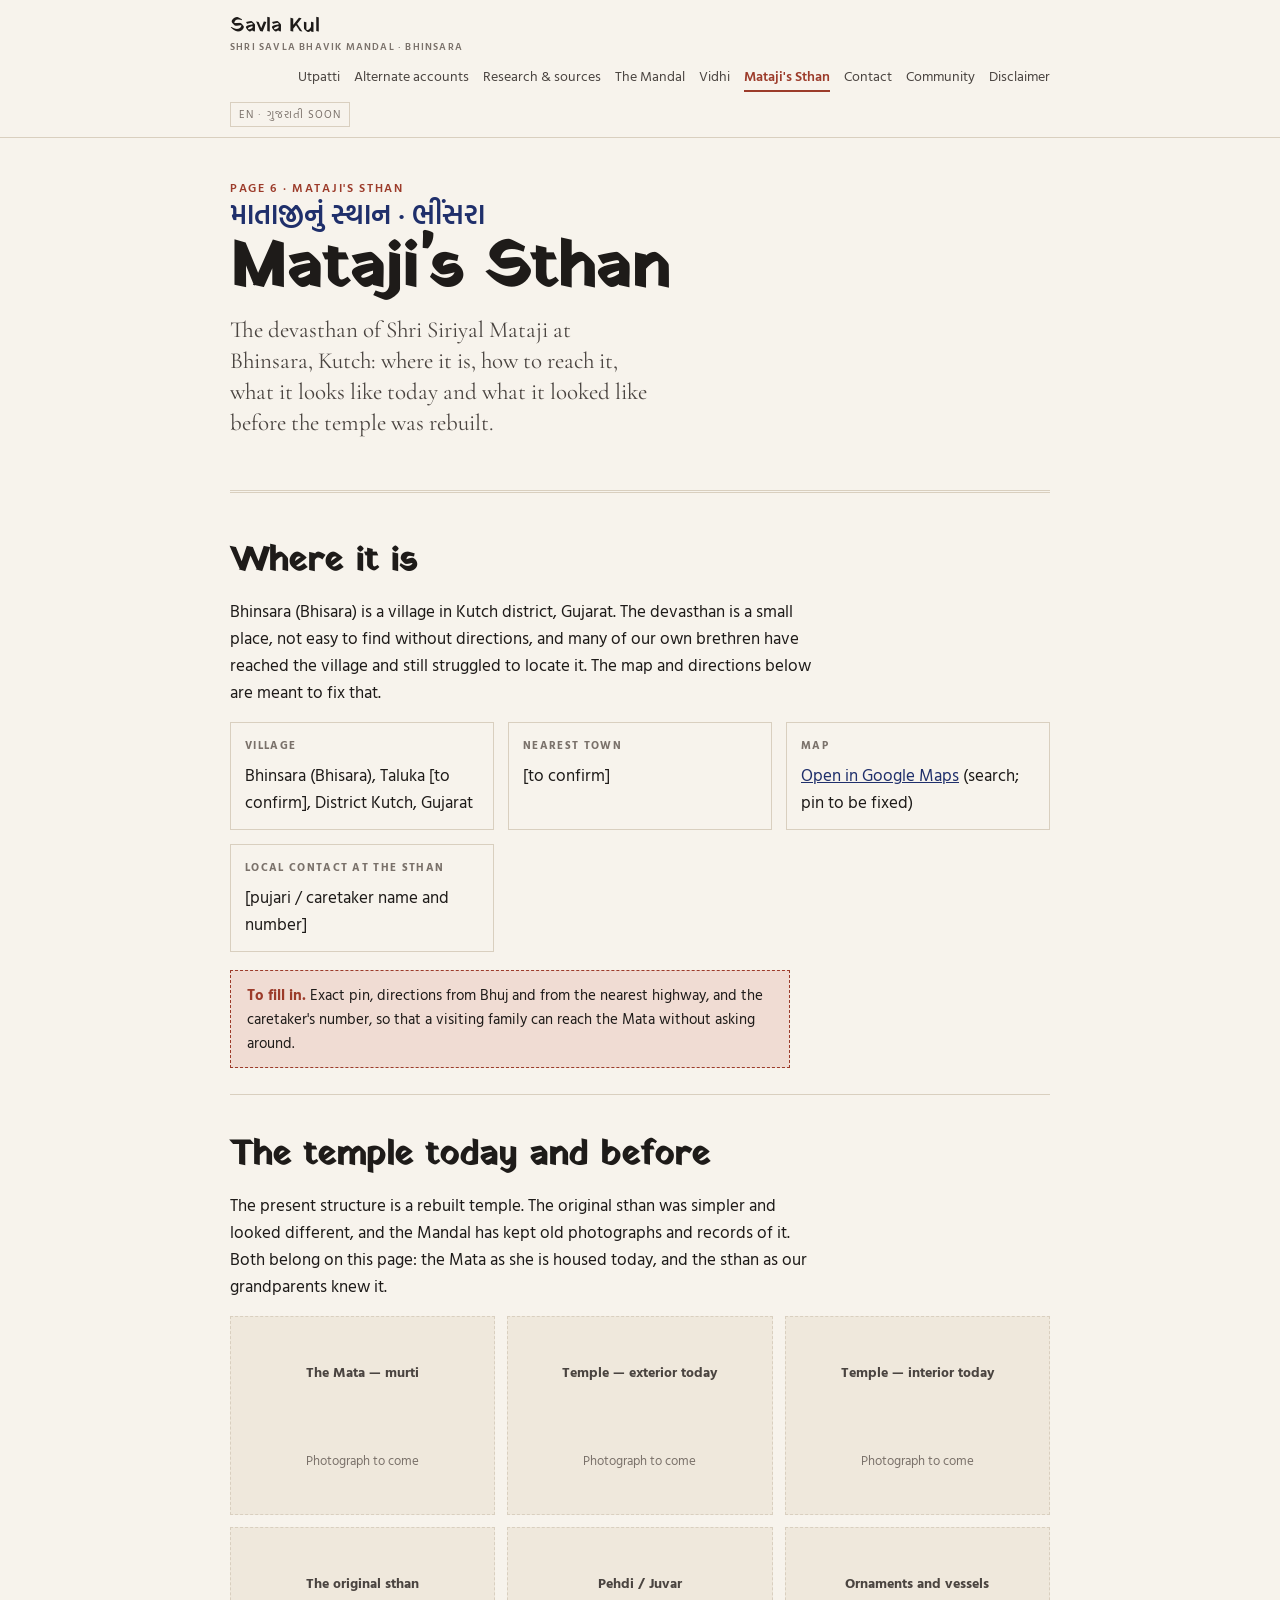
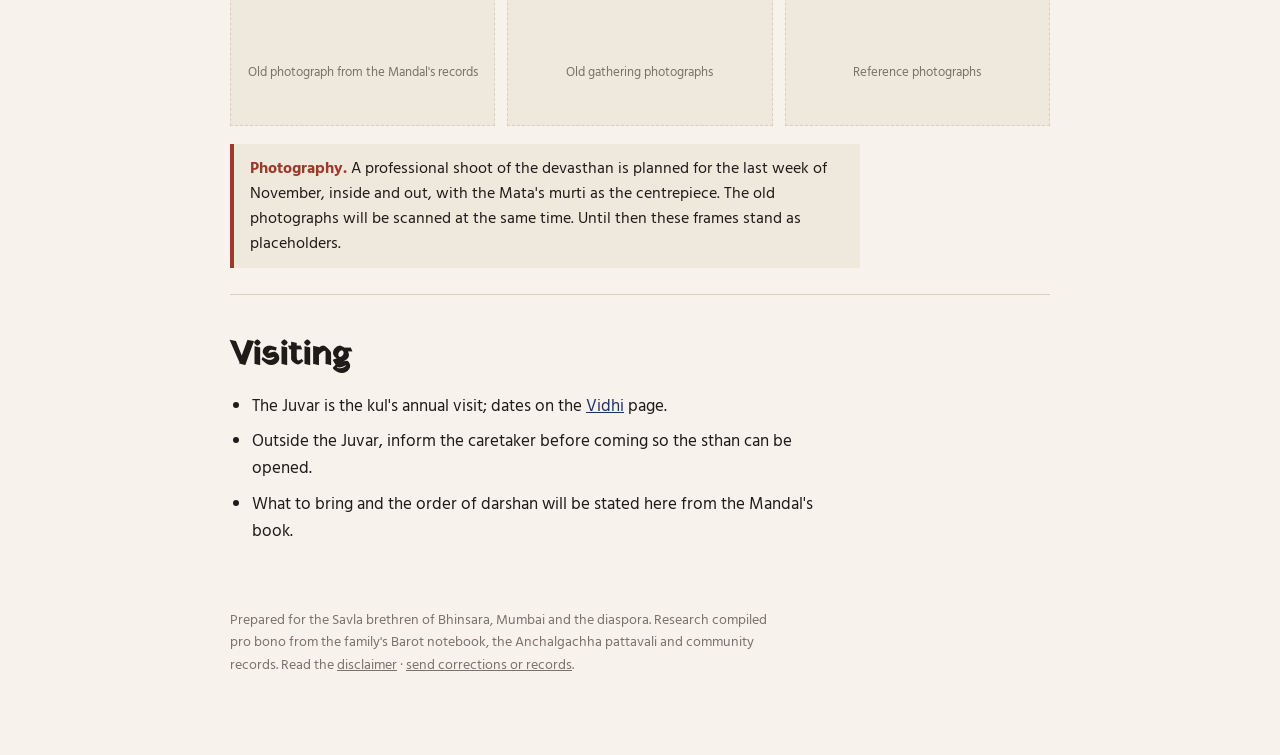
<file: sthan.html>
<!doctype html>
<html lang="en">
<head>
<meta charset="utf-8">
<meta name="viewport" content="width=device-width, initial-scale=1, viewport-fit=cover">
<title>Mataji's Sthan — Savla Kul</title>
<link rel="stylesheet" href="https://fonts.googleapis.com/css2?family=Yatra+One&family=Hind+Vadodara:wght@400;500;600;700&family=Cormorant+Garamond:ital,wght@0,500;0,600;1,500&display=swap">
<link rel="stylesheet" href="style.css">
</head>
<body>
<nav class="nav"><div class="in"><a class="brand" href="index.html">Savla Kul<small>Shri Savla Bhavik Mandal · Bhinsara</small></a><ul><li><a href="index.html">Utpatti</a></li><li><a href="alternate.html">Alternate accounts</a></li><li><a href="sources.html">Research & sources</a></li><li><a href="mandal.html">The Mandal</a></li><li><a href="vidhi.html">Vidhi</a></li><li><a href="sthan.html" aria-current="page">Mataji's Sthan</a></li><li><a href="contact.html">Contact</a></li><li><a href="community.html">Community</a></li><li><a href="disclaimer.html">Disclaimer</a></li></ul><span class="lang" title="Gujarati version planned">EN · ગુજરાતી soon</span></div></nav>
<div class="wrap">

<header class="ph">
  <div class="eyebrow">Page 6 · Mataji's Sthan</div>
  <div class="gu">માતાજીનું સ્થાન · ભીંસરા</div>
  <h1>Mataji's Sthan</h1>
  <p class="lede">The devasthan of Shri Siriyal Mataji at Bhinsara, Kutch: where it is, how to reach it, what it looks like today and what it looked like before the temple was rebuilt.</p>
</header>

<section>
  <h2>Where it is</h2>
  <div class="prose">
    <p>Bhinsara (Bhisara) is a village in Kutch district, Gujarat. The devasthan is a small place, not easy to find without directions, and many of our own brethren have reached the village and still struggled to locate it. The map and directions below are meant to fix that.</p>
  </div>
  <div class="kv">
    <div><b>Village</b>Bhinsara (Bhisara), Taluka [to confirm], District Kutch, Gujarat</div>
    <div><b>Nearest town</b>[to confirm]</div>
    <div><b>Map</b><a href="https://www.google.com/maps/search/Bhinsara+Kutch+Gujarat" target="_blank" rel="noopener">Open in Google Maps</a> (search; pin to be fixed)</div>
    <div><b>Local contact at the sthan</b>[pujari / caretaker name and number]</div>
  </div>
  <div class="todo"><b>To fill in.</b> Exact pin, directions from Bhuj and from the nearest highway, and the caretaker's number, so that a visiting family can reach the Mata without asking around.</div>
</section>

<section>
  <h2>The temple today and before</h2>
  <div class="prose">
    <p>The present structure is a rebuilt temple. The original sthan was simpler and looked different, and the Mandal has kept old photographs and records of it. Both belong on this page: the Mata as she is housed today, and the sthan as our grandparents knew it.</p>
  </div>
  <div class="photos">
    <div class="ph-box"><b>The Mata — murti</b>Photograph to come</div>
    <div class="ph-box"><b>Temple — exterior today</b>Photograph to come</div>
    <div class="ph-box"><b>Temple — interior today</b>Photograph to come</div>
    <div class="ph-box"><b>The original sthan</b>Old photograph from the Mandal's records</div>
    <div class="ph-box"><b>Pehdi / Juvar</b>Old gathering photographs</div>
    <div class="ph-box"><b>Ornaments and vessels</b>Reference photographs</div>
  </div>
  <div class="note"><b>Photography.</b> A professional shoot of the devasthan is planned for the last week of November, inside and out, with the Mata's murti as the centrepiece. The old photographs will be scanned at the same time. Until then these frames stand as placeholders.</div>
</section>

<section>
  <h2>Visiting</h2>
  <ul class="plain">
    <li>The Juvar is the kul's annual visit; dates on the <a href="vidhi.html">Vidhi</a> page.</li>
    <li>Outside the Juvar, inform the caretaker before coming so the sthan can be opened.</li>
    <li>What to bring and the order of darshan will be stated here from the Mandal's book.</li>
  </ul>
</section>

<footer>Prepared for the Savla brethren of Bhinsara, Mumbai and the diaspora. Research compiled pro bono from the family's Barot notebook, the Anchalgachha pattavali and community records. Read the <a href="disclaimer.html">disclaimer</a> · <a href="community.html">send corrections or records</a>.</footer>
</div>
</body>
</html>
</file>
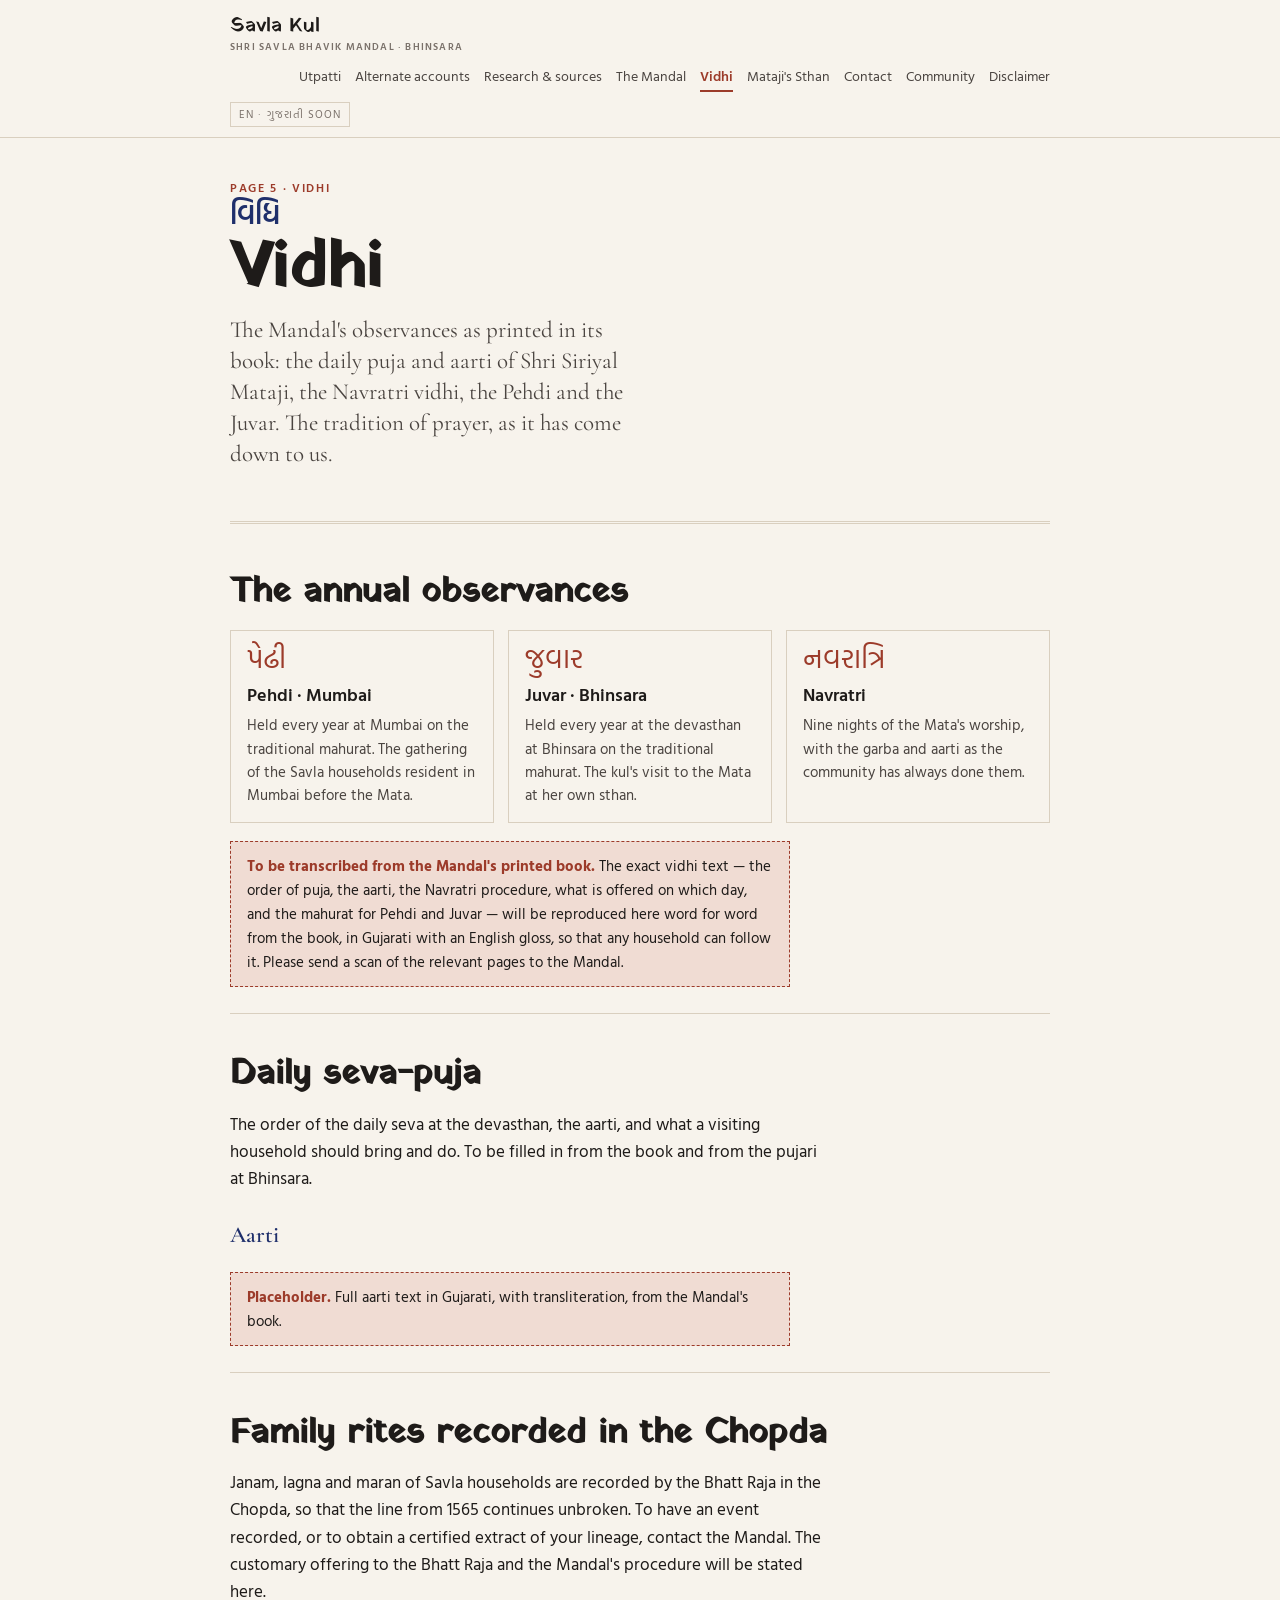
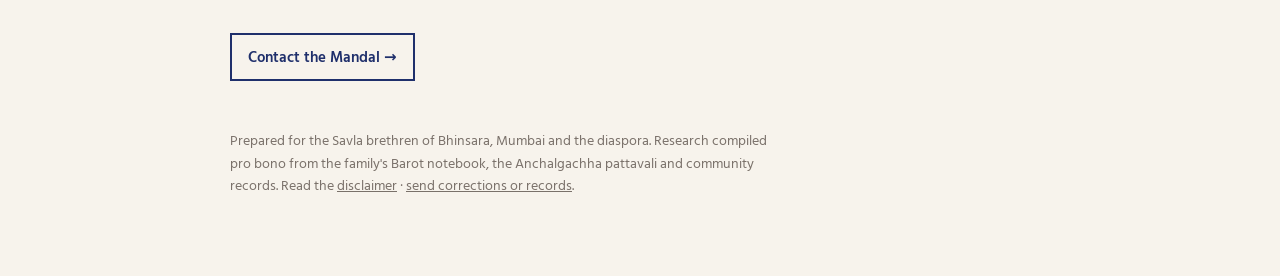
<file: vidhi.html>
<!doctype html>
<html lang="en">
<head>
<meta charset="utf-8">
<meta name="viewport" content="width=device-width, initial-scale=1, viewport-fit=cover">
<title>Vidhi — Savla Kul</title>
<link rel="stylesheet" href="https://fonts.googleapis.com/css2?family=Yatra+One&family=Hind+Vadodara:wght@400;500;600;700&family=Cormorant+Garamond:ital,wght@0,500;0,600;1,500&display=swap">
<link rel="stylesheet" href="style.css">
</head>
<body>
<nav class="nav"><div class="in"><a class="brand" href="index.html">Savla Kul<small>Shri Savla Bhavik Mandal · Bhinsara</small></a><ul><li><a href="index.html">Utpatti</a></li><li><a href="alternate.html">Alternate accounts</a></li><li><a href="sources.html">Research & sources</a></li><li><a href="mandal.html">The Mandal</a></li><li><a href="vidhi.html" aria-current="page">Vidhi</a></li><li><a href="sthan.html">Mataji's Sthan</a></li><li><a href="contact.html">Contact</a></li><li><a href="community.html">Community</a></li><li><a href="disclaimer.html">Disclaimer</a></li></ul><span class="lang" title="Gujarati version planned">EN · ગુજરાતી soon</span></div></nav>
<div class="wrap">

<header class="ph">
  <div class="eyebrow">Page 5 · Vidhi</div>
  <div class="gu">વિધિ</div>
  <h1>Vidhi</h1>
  <p class="lede">The Mandal's observances as printed in its book: the daily puja and aarti of Shri Siriyal Mataji, the Navratri vidhi, the Pehdi and the Juvar. The tradition of prayer, as it has come down to us.</p>
</header>

<section>
  <h2>The annual observances</h2>
  <div class="cards">
    <div class="card"><div class="n">પેઢી</div><div class="t">Pehdi · Mumbai</div><div class="d">Held every year at Mumbai on the traditional mahurat. The gathering of the Savla households resident in Mumbai before the Mata.</div></div>
    <div class="card"><div class="n">જુવાર</div><div class="t">Juvar · Bhinsara</div><div class="d">Held every year at the devasthan at Bhinsara on the traditional mahurat. The kul's visit to the Mata at her own sthan.</div></div>
    <div class="card"><div class="n">નવરાત્રિ</div><div class="t">Navratri</div><div class="d">Nine nights of the Mata's worship, with the garba and aarti as the community has always done them.</div></div>
  </div>
  <div class="todo"><b>To be transcribed from the Mandal's printed book.</b> The exact vidhi text — the order of puja, the aarti, the Navratri procedure, what is offered on which day, and the mahurat for Pehdi and Juvar — will be reproduced here word for word from the book, in Gujarati with an English gloss, so that any household can follow it. Please send a scan of the relevant pages to the Mandal.</div>
</section>

<section>
  <h2>Daily seva-puja</h2>
  <div class="prose"><p>The order of the daily seva at the devasthan, the aarti, and what a visiting household should bring and do. To be filled in from the book and from the pujari at Bhinsara.</p></div>
  <h3>Aarti</h3>
  <div class="todo"><b>Placeholder.</b> Full aarti text in Gujarati, with transliteration, from the Mandal's book.</div>
</section>

<section>
  <h2>Family rites recorded in the Chopda</h2>
  <div class="prose"><p>Janam, lagna and maran of Savla households are recorded by the Bhatt Raja in the Chopda, so that the line from 1565 continues unbroken. To have an event recorded, or to obtain a certified extract of your lineage, contact the Mandal. The customary offering to the Bhatt Raja and the Mandal's procedure will be stated here.</p></div>
  <a class="btn" href="contact.html">Contact the Mandal →</a>
</section>

<footer>Prepared for the Savla brethren of Bhinsara, Mumbai and the diaspora. Research compiled pro bono from the family's Barot notebook, the Anchalgachha pattavali and community records. Read the <a href="disclaimer.html">disclaimer</a> · <a href="community.html">send corrections or records</a>.</footer>
</div>
</body>
</html>
</file>
<file: style.css>
/* Savla Kul — shared stylesheet. Ajrakh indigo and madder on unbleached paper. */
:root{
  --paper:#f7f3ec; --paper-2:#efe8dc; --ink:#1e1b19; --ink-2:#4a4440; --muted:#7a716a;
  --indigo:#1f2f6b; --indigo-2:#2d4393; --madder:#9c3b2a; --madder-soft:#f0dcd3; --rule:#d9cfbf;
  --display:"Yatra One","Hind Vadodara",serif; --serif:"Cormorant Garamond",Georgia,serif; --body:"Hind Vadodara","Noto Sans Gujarati",system-ui,sans-serif;
}
@media (prefers-color-scheme:dark){:root:not([data-theme="light"]){
  --paper:#15171f; --paper-2:#1d2029; --ink:#efe9df; --ink-2:#cfc6b8; --muted:#948b7e;
  --indigo:#8ea2ec; --indigo-2:#a9b8f2; --madder:#e08a76; --madder-soft:#3a2420; --rule:#33384a; color-scheme:dark}}
:root[data-theme="dark"]{
  --paper:#15171f; --paper-2:#1d2029; --ink:#efe9df; --ink-2:#cfc6b8; --muted:#948b7e;
  --indigo:#8ea2ec; --indigo-2:#a9b8f2; --madder:#e08a76; --madder-soft:#3a2420; --rule:#33384a; color-scheme:dark}
*{box-sizing:border-box}
html,body{margin:0}
body{background:var(--paper);color:var(--ink);font-family:var(--body);font-size:17px;line-height:1.6}
a{color:var(--indigo)}
h1,h2,h3{text-wrap:balance;margin:0}
p{margin:0 0 1em}
.wrap{max-width:860px;margin:0 auto;padding-block:0 80px;padding-inline:20px}
.eyebrow{font-size:12px;letter-spacing:.14em;text-transform:uppercase;color:var(--madder);font-weight:600}
/* nav */
.nav{position:sticky;top:env(safe-area-inset-top,0px);z-index:10;background:var(--paper);border-bottom:1px solid var(--rule)}
.nav .in{max-width:860px;margin:0 auto;padding:10px 20px;display:flex;align-items:center;gap:14px;flex-wrap:wrap}
.nav .brand{font-family:var(--display);font-size:20px;color:var(--ink);text-decoration:none;white-space:nowrap}
.nav .brand small{display:block;font-family:var(--body);font-size:10px;letter-spacing:.12em;text-transform:uppercase;color:var(--muted);font-weight:600;line-height:1}
.nav ul{list-style:none;margin:0 0 0 auto;padding:0;display:flex;gap:4px 14px;flex-wrap:wrap;font-size:13.5px}
.nav li a{text-decoration:none;color:var(--ink-2);padding:4px 0;border-bottom:2px solid transparent}
.nav li a[aria-current]{color:var(--madder);border-bottom-color:var(--madder);font-weight:600}
.nav .lang{font-size:11px;letter-spacing:.1em;text-transform:uppercase;border:1px solid var(--rule);padding:3px 8px;color:var(--muted);white-space:nowrap}
/* page header */
.ph{padding-block:40px 28px;border-bottom:3px double var(--rule);margin-bottom:8px}
.ph .gu{font-size:clamp(20px,4vw,28px);color:var(--indigo);font-weight:600;line-height:1.2}
.ph h1{font-family:var(--display);font-size:clamp(36px,8vw,64px);line-height:1;margin:6px 0 14px}
.ph .lede{font-family:var(--serif);font-size:clamp(19px,2.6vw,23px);line-height:1.35;color:var(--ink-2);max-width:38ch}
/* sections */
section{padding-block:36px 8px;border-bottom:1px solid var(--rule)}
section:last-of-type{border-bottom:0}
h2{font-family:var(--display);font-size:clamp(24px,4.5vw,34px);line-height:1.1;margin:6px 0 16px}
h3{font-family:var(--serif);font-size:23px;font-weight:600;margin:26px 0 8px;color:var(--indigo)}
.prose{max-width:66ch}
.note{background:var(--paper-2);border-left:4px solid var(--madder);padding:12px 16px;margin:18px 0;font-size:15.5px;max-width:70ch}
.note b{color:var(--madder)}
.todo{background:var(--madder-soft);border:1px dashed var(--madder);padding:12px 16px;margin:18px 0;font-size:15px;max-width:70ch;color:var(--ink)}
.todo b{color:var(--madder)}
.btn{display:inline-block;margin-top:12px;padding:10px 16px;border:2px solid var(--indigo);color:var(--indigo);text-decoration:none;font-weight:600;font-size:15px}
.story{font-family:var(--serif);font-size:21px;line-height:1.5;max-width:60ch}
.story p::first-letter{font-family:var(--display);font-size:1.6em;color:var(--madder)}
ul.plain{max-width:68ch;padding-left:22px}ul.plain li{margin-bottom:8px}
dl{display:grid;grid-template-columns:max-content 1fr;gap:6px 18px;margin:12px 0;max-width:62ch}
dt{color:var(--muted);font-size:14px}dd{margin:0}
@media (max-width:480px){dl{grid-template-columns:1fr}dt{margin-top:6px}}
.tbl{overflow-x:auto;margin:16px 0}
table{border-collapse:collapse;width:100%;font-size:15px;min-width:420px}
th{text-align:left;font-size:12px;letter-spacing:.1em;text-transform:uppercase;color:var(--muted);font-weight:600;border-bottom:2px solid var(--rule);padding:8px 10px}
td{padding:9px 10px;border-bottom:1px solid var(--rule);vertical-align:top}
td:first-child{font-weight:600}
/* lineage + nukh */
.lineage{display:grid;margin:24px 0;max-width:620px}
.gen{display:grid;grid-template-columns:28px 1fr;gap:14px;align-items:start;padding:10px 0;position:relative}
.gen::before{content:"";position:absolute;left:13px;top:0;bottom:0;width:2px;background:var(--rule)}
.gen:first-child::before{top:50%}.gen:last-child::before{bottom:50%}
.dot{width:28px;height:28px;border-radius:50%;background:var(--paper);border:2px solid var(--indigo);display:grid;place-items:center;font-size:11px;font-weight:700;color:var(--indigo);position:relative;z-index:1}
.gen.root .dot{background:var(--indigo);color:var(--paper)}
.gen .who{font-weight:600;font-size:18px}.gen .what{color:var(--ink-2);font-size:15px}
.nukh{display:grid;grid-template-columns:repeat(auto-fit,minmax(150px,1fr));gap:12px;margin:14px 0 24px}
.nukh div{padding:14px;border:1px solid var(--rule);min-width:0}
.nukh div.us{border:2px solid var(--madder);background:var(--madder-soft)}
.nukh .son{font-size:13px;color:var(--muted)}.nukh .name{font-family:var(--display);font-size:24px;line-height:1.1;margin:2px 0 6px}.nukh .dev{font-size:14px;color:var(--ink-2)}
/* timeline */
.tl{display:grid;margin:20px 0;max-width:700px}
.ev{display:grid;grid-template-columns:110px 1fr;gap:16px;padding:12px 0;border-bottom:1px dashed var(--rule);min-width:0}
.ev .yr{font-family:var(--display);font-size:22px;line-height:1.1;color:var(--indigo);font-variant-numeric:tabular-nums}
.ev .yr small{display:block;font-family:var(--body);font-size:12px;color:var(--muted);letter-spacing:.06em}
.ev .ttl{font-weight:600}.ev .dsc{color:var(--ink-2);font-size:15px}
.ev.key .yr{color:var(--madder)}
.cred{display:inline-block;font-size:11px;letter-spacing:.1em;text-transform:uppercase;color:var(--muted);border:1px solid var(--rule);padding:1px 6px;margin-left:6px;vertical-align:middle}
@media (max-width:480px){.ev{grid-template-columns:1fr;gap:4px}}
/* route */
.route{display:grid;gap:14px;margin:20px 0;counter-reset:stop}
.stop{display:grid;grid-template-columns:56px 1fr;gap:14px;min-width:0}
.stop .n{font-family:var(--display);font-size:30px;color:var(--madder);line-height:1}.stop .n::before{counter-increment:stop;content:counter(stop)}
.stop .pl{font-weight:600;font-size:18px}.stop .d{color:var(--ink-2);font-size:15.5px;max-width:62ch}
/* cards */
.cards{display:grid;grid-template-columns:repeat(auto-fit,minmax(230px,1fr));gap:14px;margin:18px 0}
.card{border:1px solid var(--rule);padding:16px;min-width:0;text-decoration:none;color:inherit;display:block}
.card .n{font-family:var(--display);font-size:28px;color:var(--madder);line-height:1}
.card .t{font-weight:600;font-size:18px;margin:6px 0 4px}
.card .d{color:var(--ink-2);font-size:14.5px}
/* photo placeholders */
.photos{display:grid;grid-template-columns:repeat(auto-fit,minmax(200px,1fr));gap:12px;margin:16px 0}
.ph-box{aspect-ratio:4/3;max-width:100%;border:1px dashed var(--rule);background:var(--paper-2);display:grid;place-items:center;text-align:center;padding:12px;font-size:13px;color:var(--muted)}
.ph-box b{display:block;color:var(--ink-2);font-size:14px;margin-bottom:4px}
/* contact */
.kv{display:grid;grid-template-columns:repeat(auto-fit,minmax(240px,1fr));gap:14px;margin:16px 0}
.kv div{border:1px solid var(--rule);padding:14px;min-width:0}
.kv b{display:block;font-size:11px;letter-spacing:.12em;text-transform:uppercase;color:var(--muted);margin-bottom:6px}
.copy{font-size:12px;border:1px solid var(--rule);background:var(--paper);color:var(--indigo);padding:3px 8px;cursor:pointer;margin-left:8px;font-family:var(--body)}
.copy:focus-visible{outline:2px solid var(--madder)}
/* form */
form{display:grid;gap:12px;max-width:560px;margin:16px 0}
label{font-size:14px;color:var(--ink-2);display:grid;gap:4px}
input,textarea,select{font:inherit;font-size:16px;padding:10px;border:1px solid var(--rule);background:var(--paper);color:var(--ink);width:100%}
textarea{min-height:120px;resize:vertical}
button.primary{font:inherit;font-weight:600;padding:10px 18px;background:var(--indigo);color:var(--paper);border:0;cursor:pointer;justify-self:start}
button.primary:focus-visible,input:focus-visible,textarea:focus-visible{outline:2px solid var(--madder);outline-offset:2px}
.hint{font-size:13.5px;color:var(--muted);max-width:60ch}
footer{padding-block:40px 0;font-size:14px;color:var(--muted);max-width:70ch}
footer a{color:var(--muted)}
@media (prefers-reduced-motion:no-preference){a{transition:color .15s}}
/* poem */
.poem{display:grid;grid-template-columns:1fr 1fr;gap:24px;margin:18px 0;max-width:900px}
.poem .gu{font-family:var(--body);font-size:16.5px;line-height:1.7;color:var(--indigo);font-weight:500}
.poem .en{font-family:var(--serif);font-size:18px;line-height:1.5;color:var(--ink-2)}
.poem p{margin:0 0 14px}
.q{font-family:var(--serif);font-size:18.5px;border-left:3px solid var(--rule);padding-left:16px;margin:14px 0;color:var(--ink-2);max-width:66ch;line-height:1.55}
@media (max-width:640px){.poem{grid-template-columns:1fr}}
</file>
